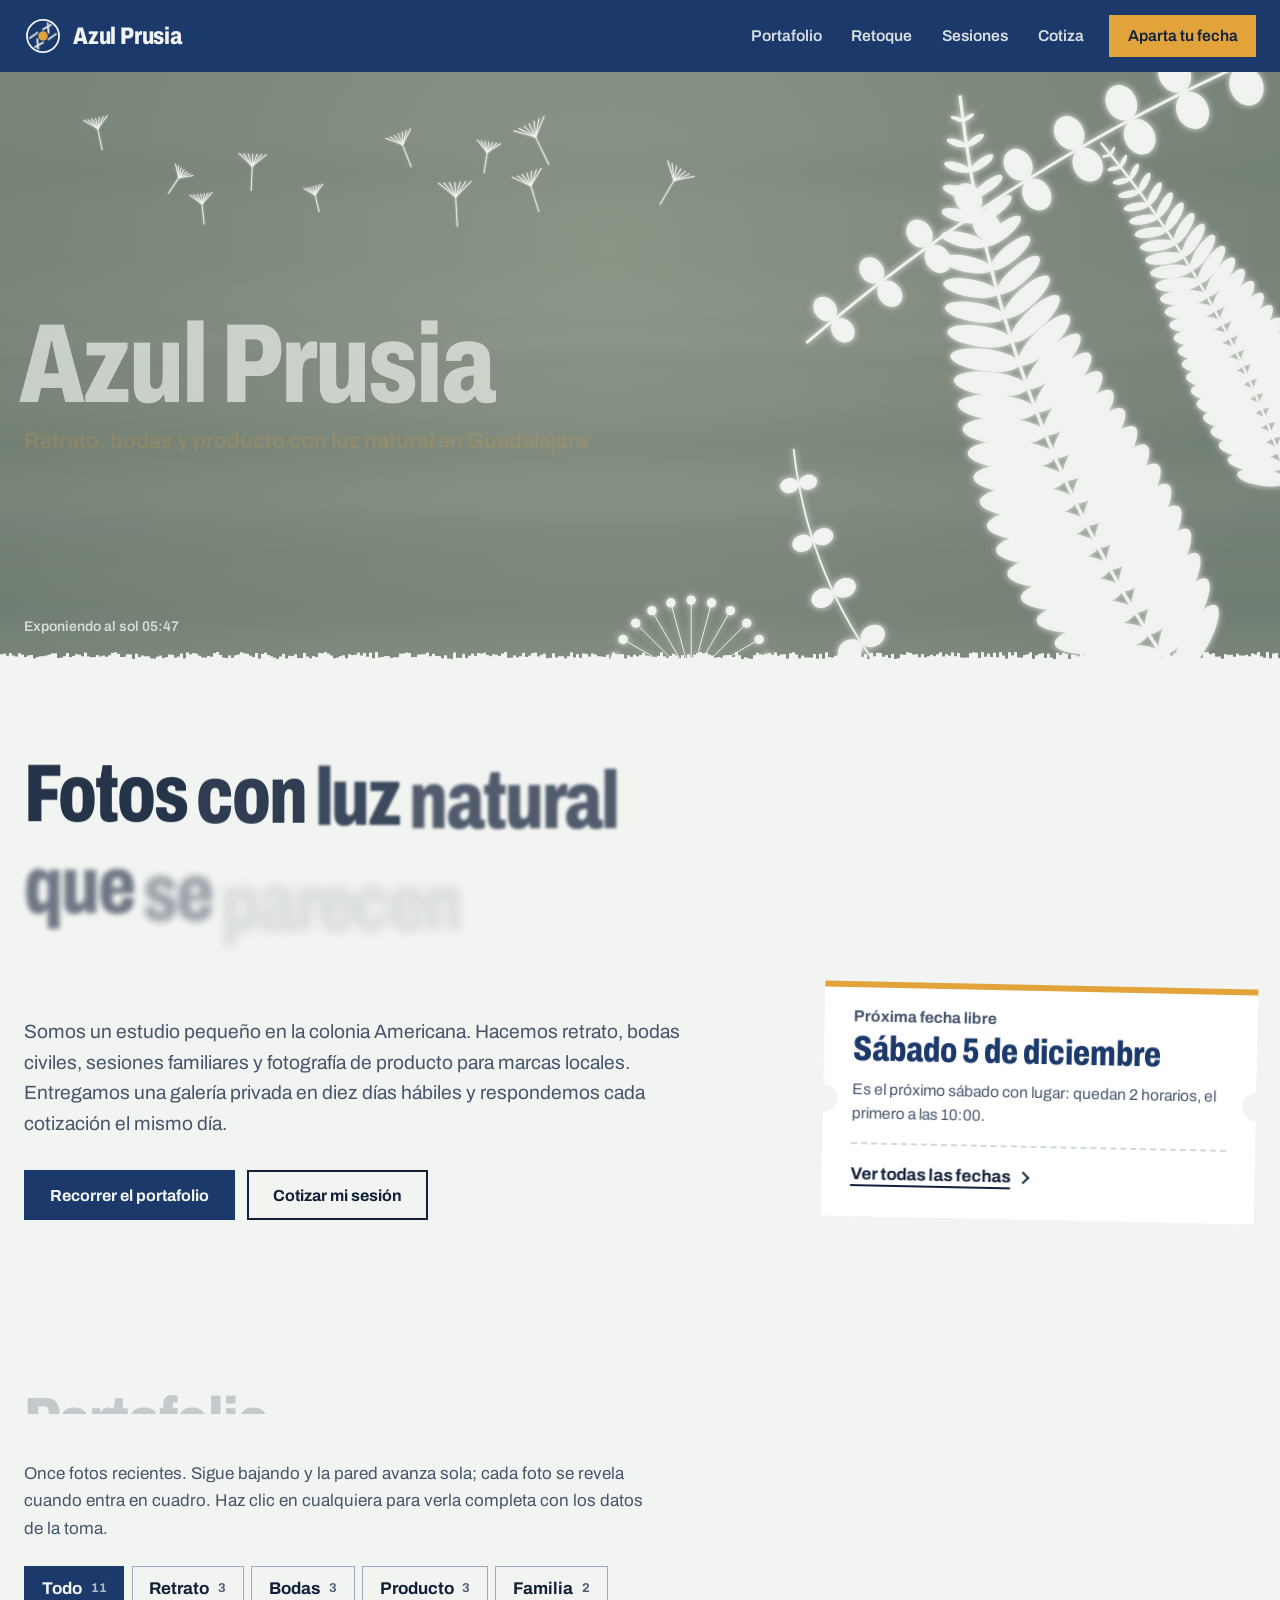
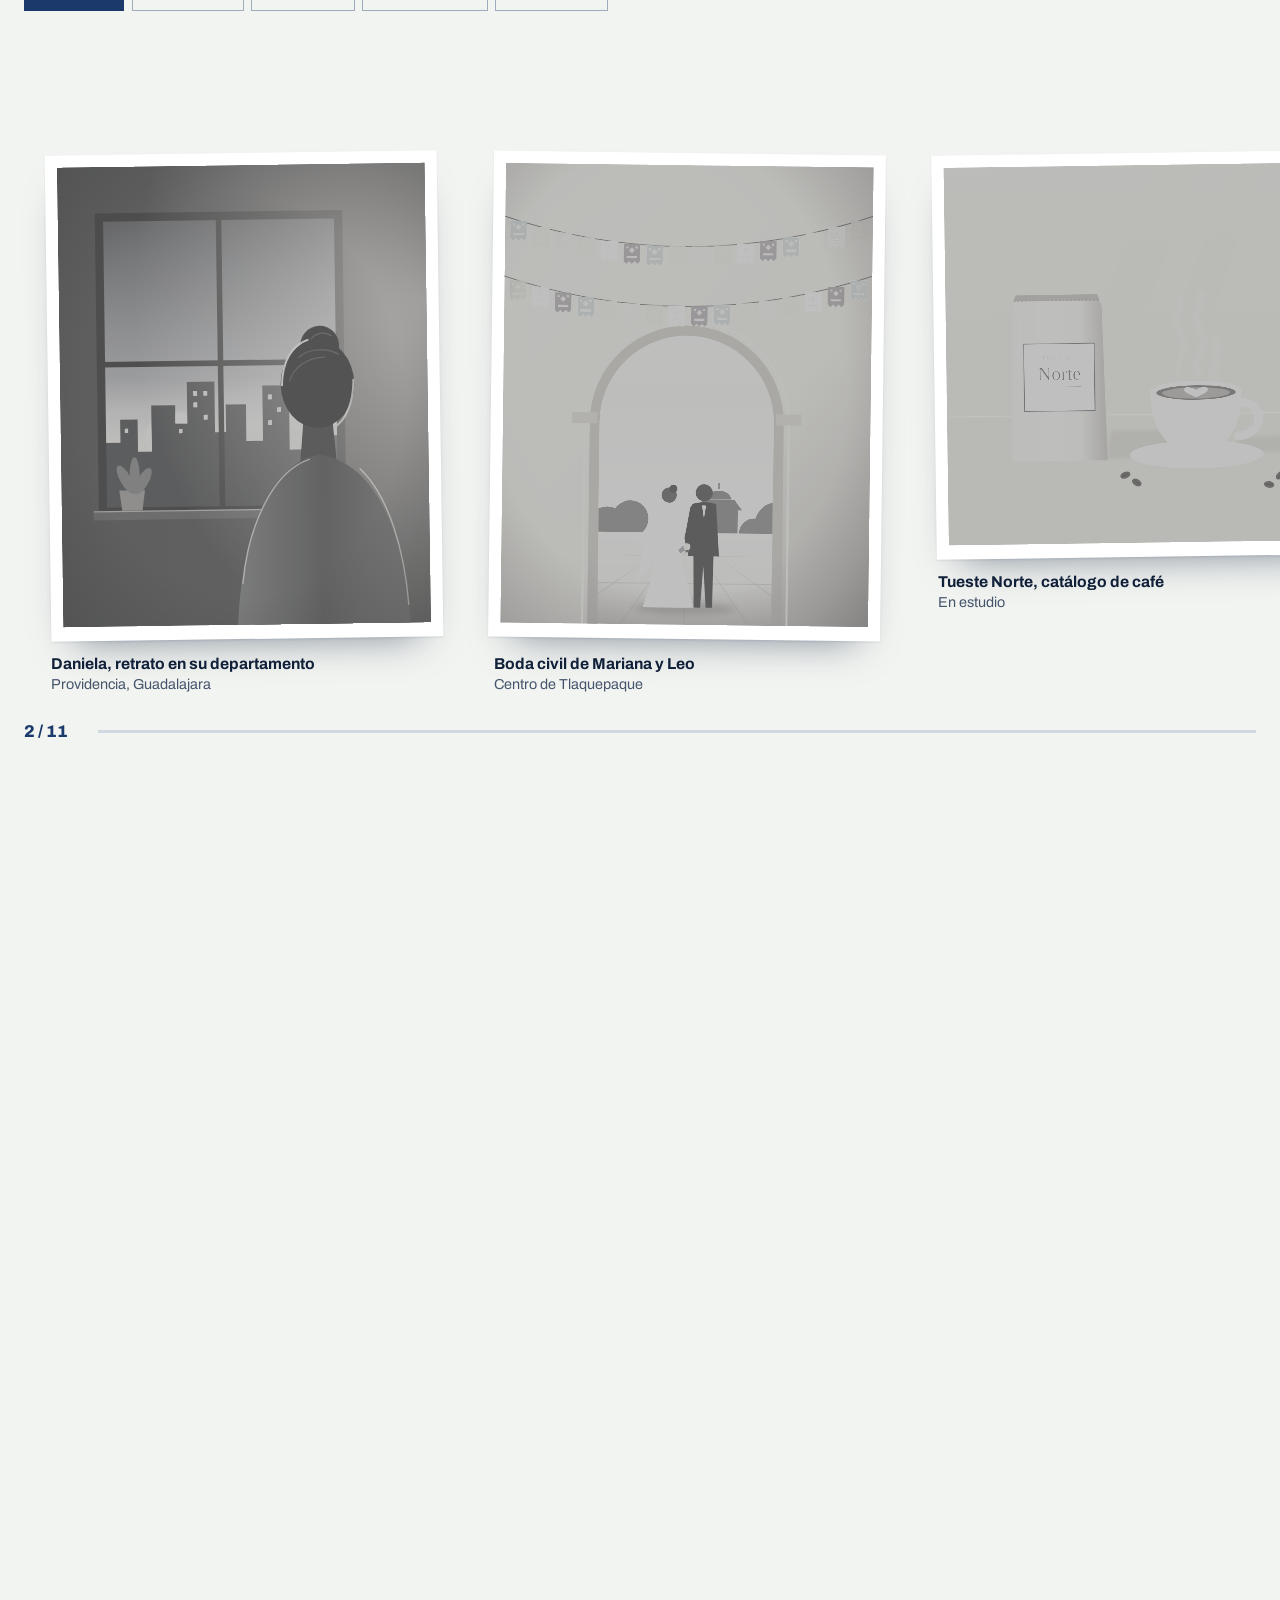
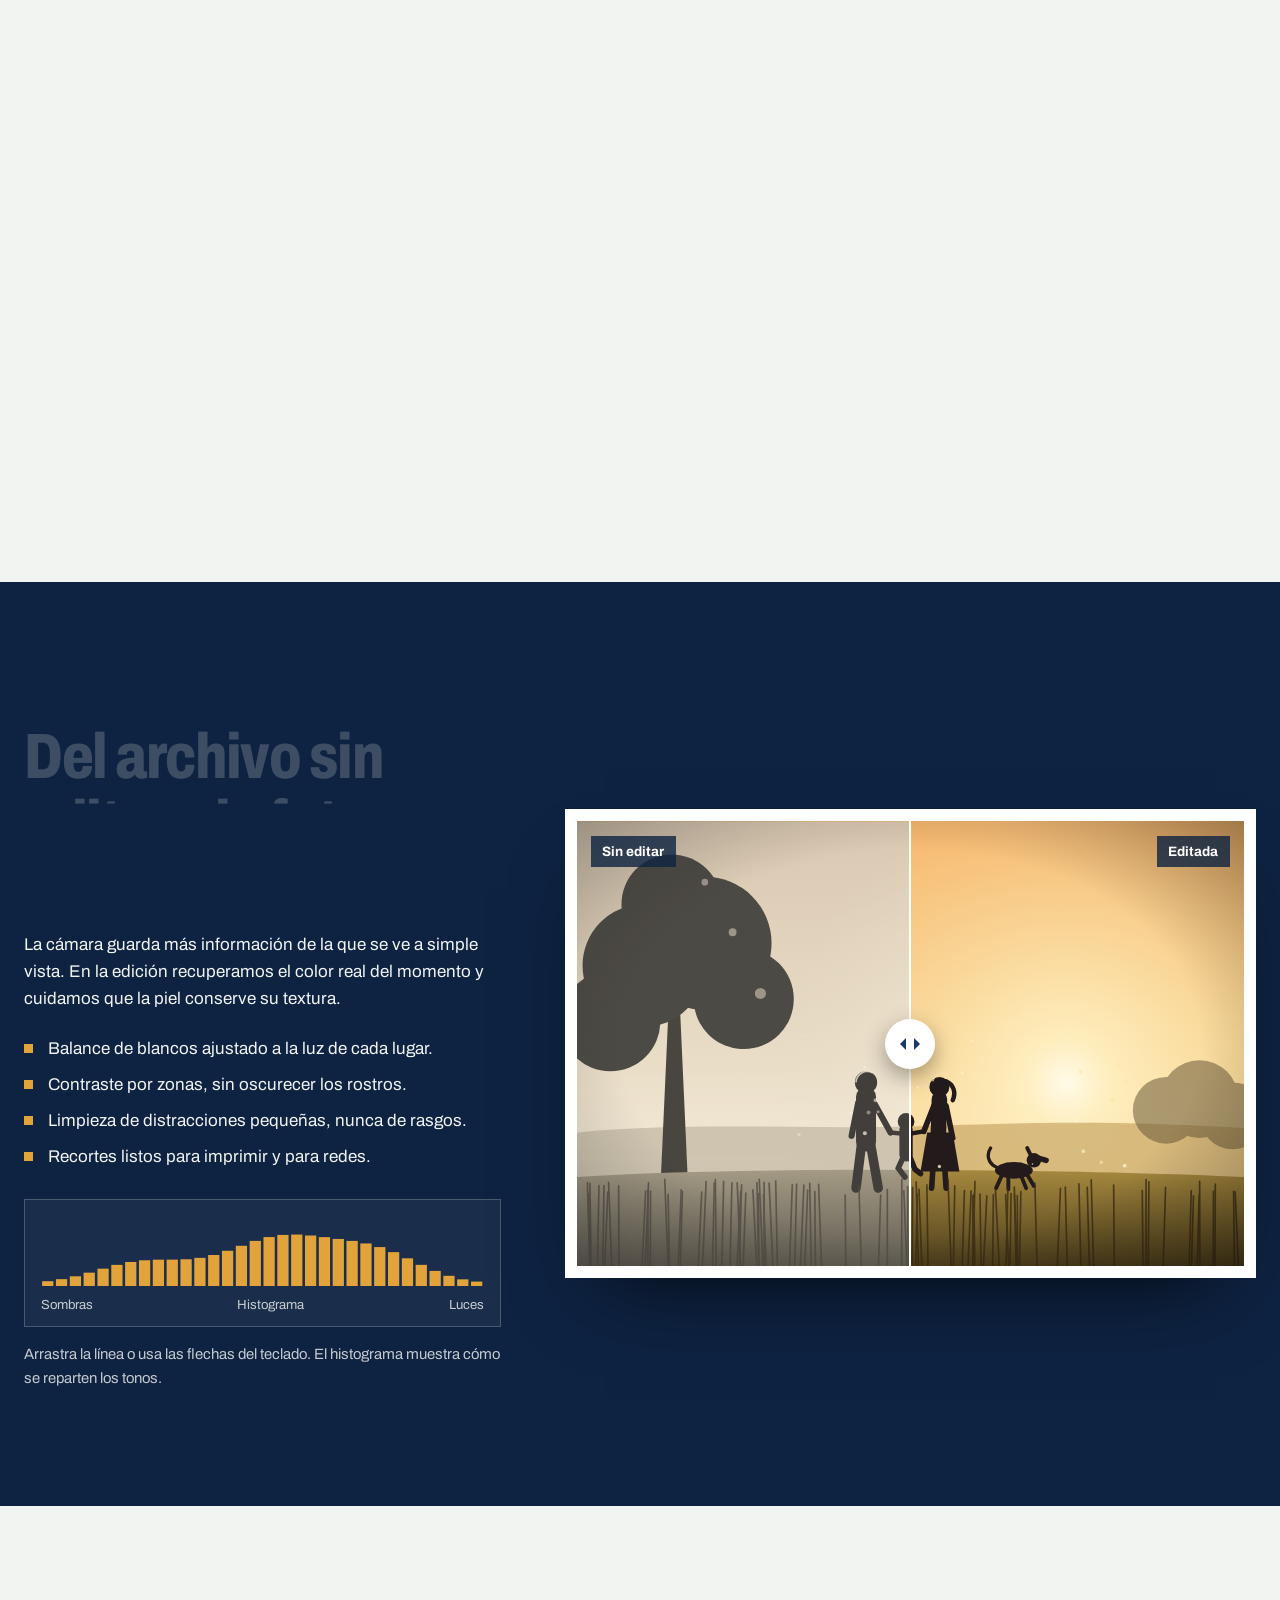
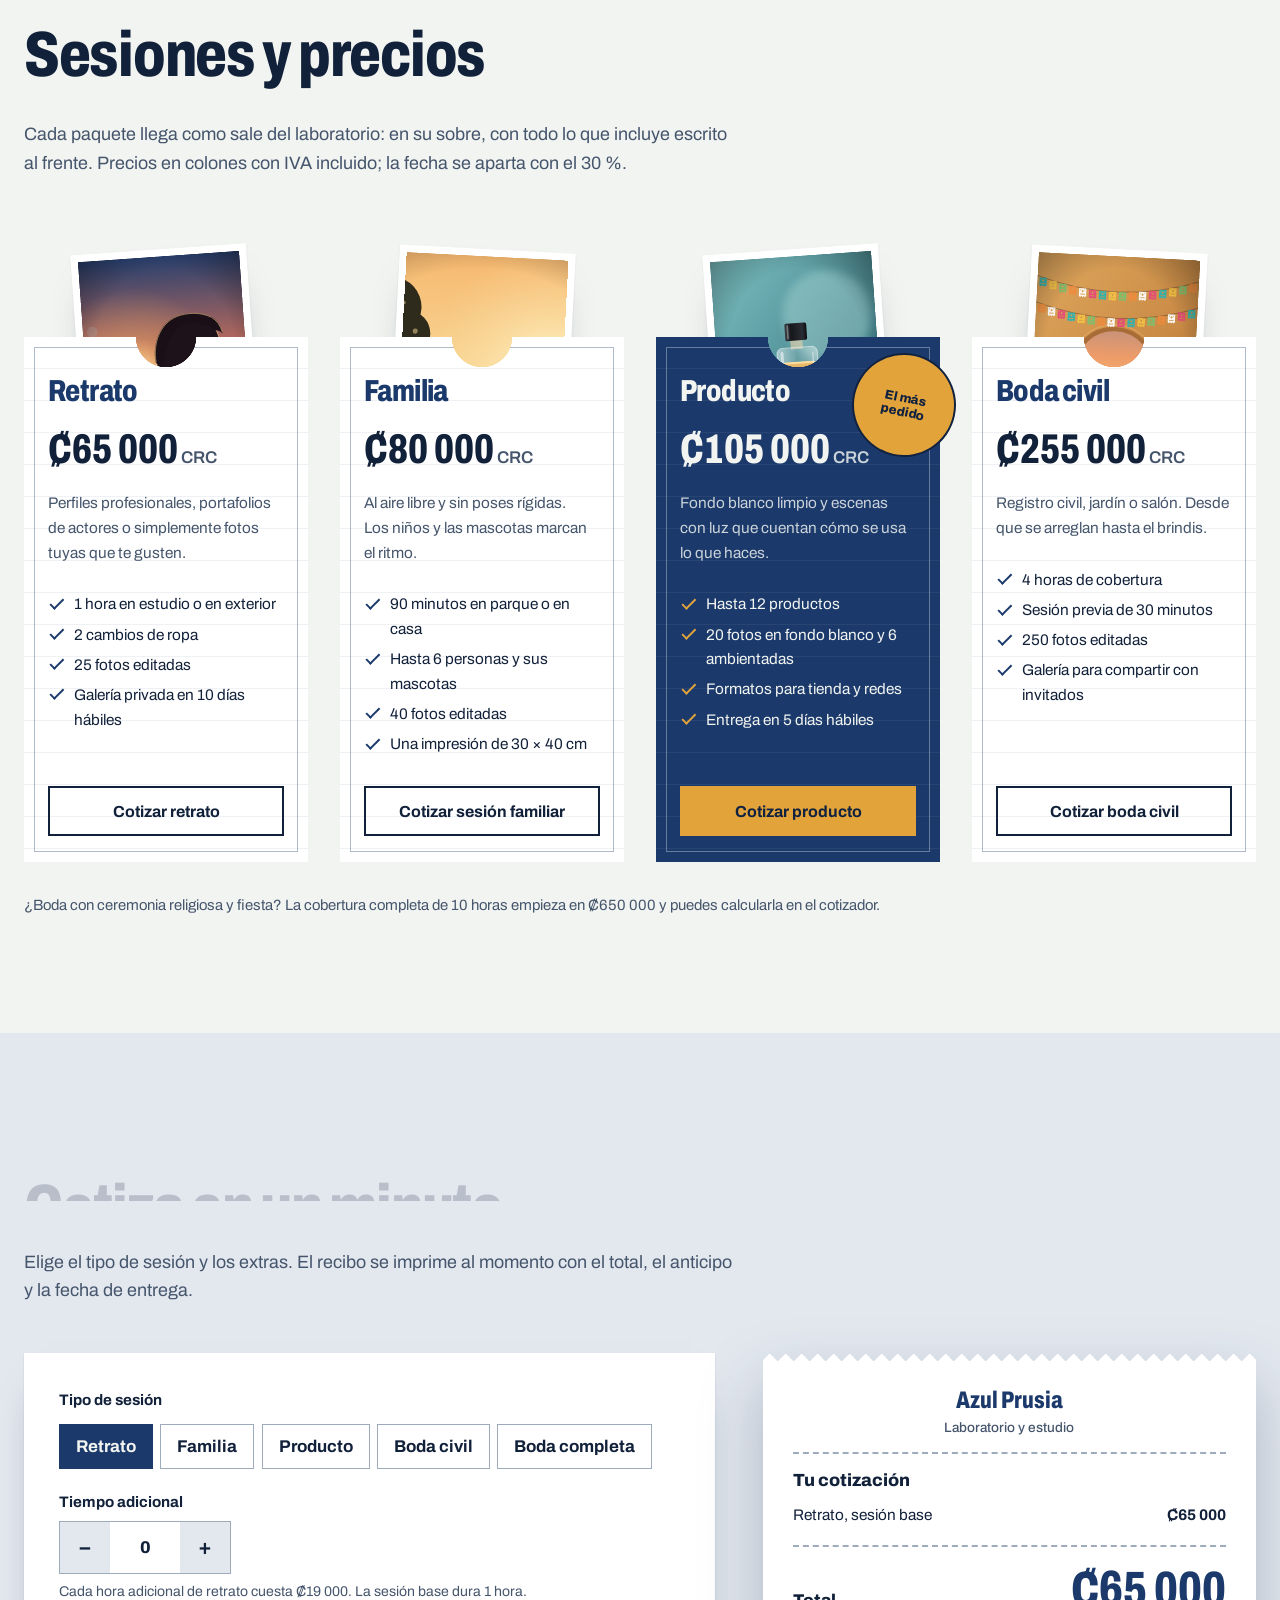
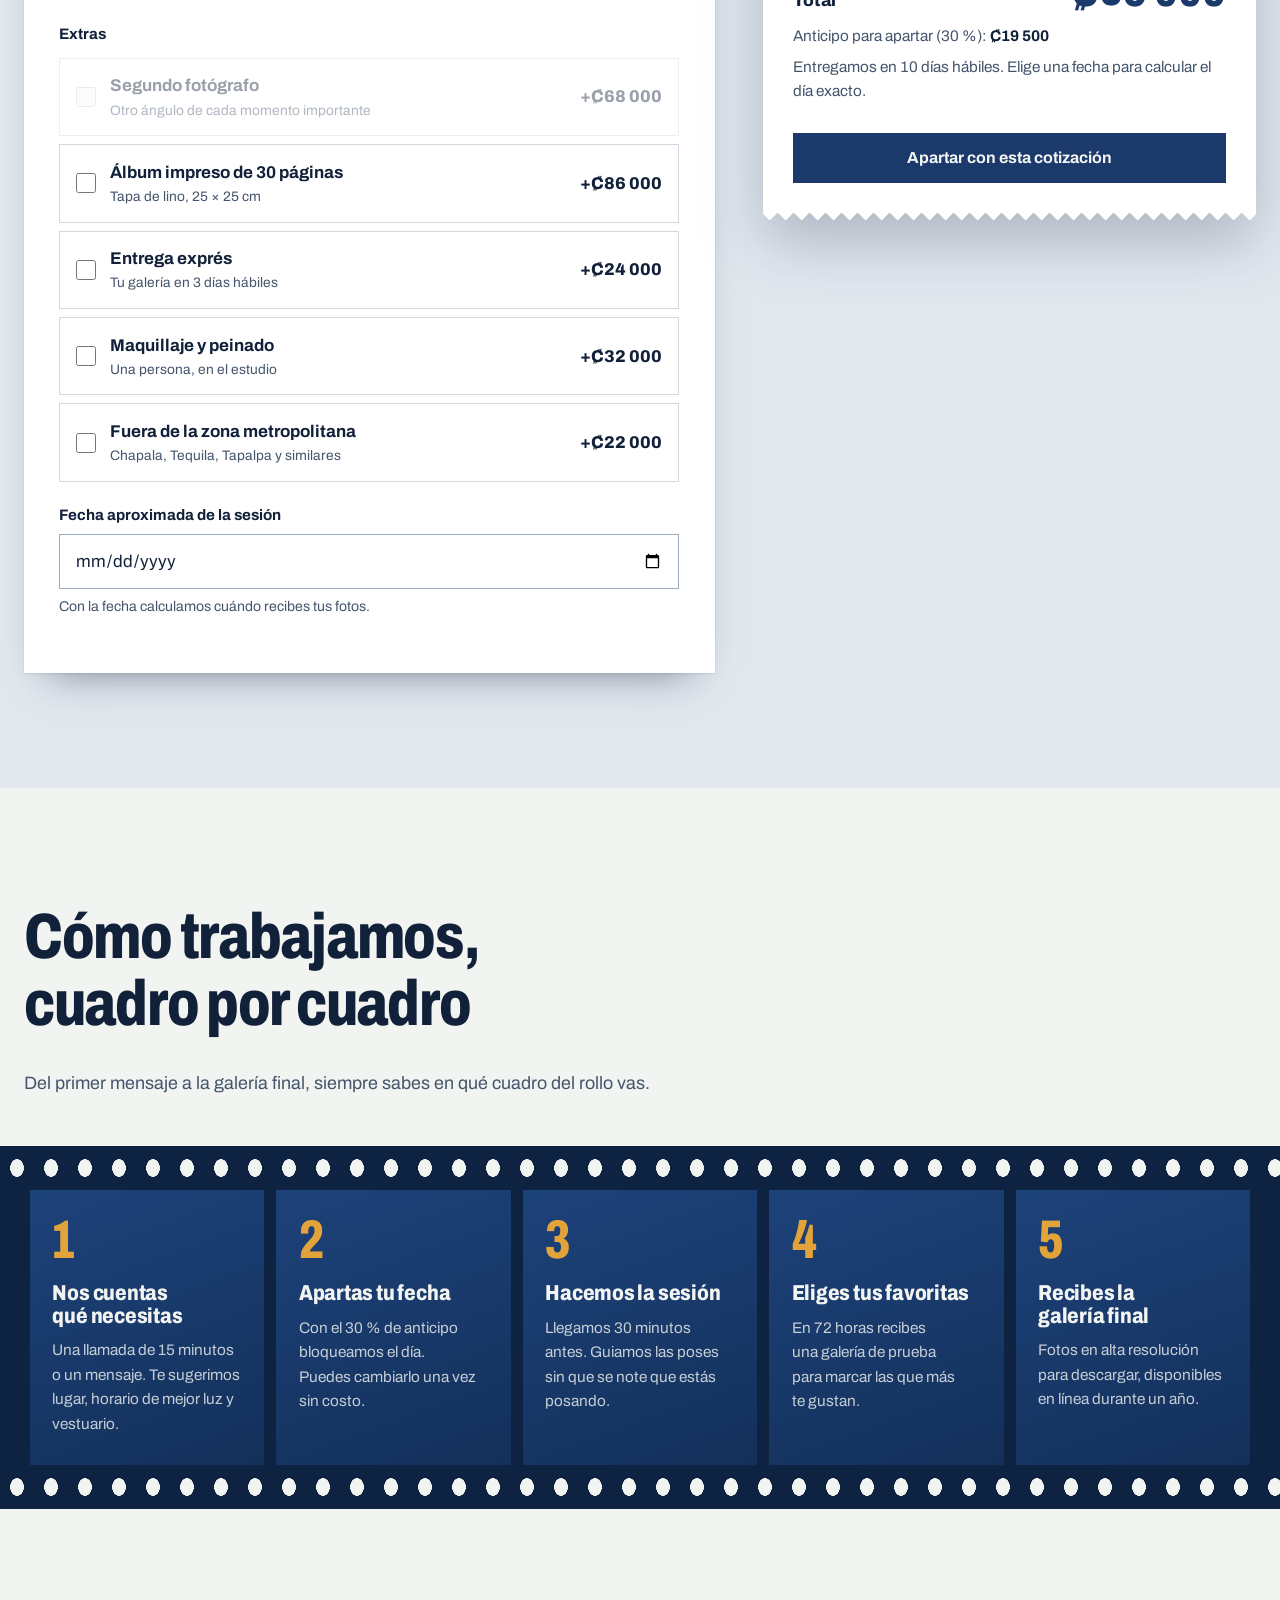
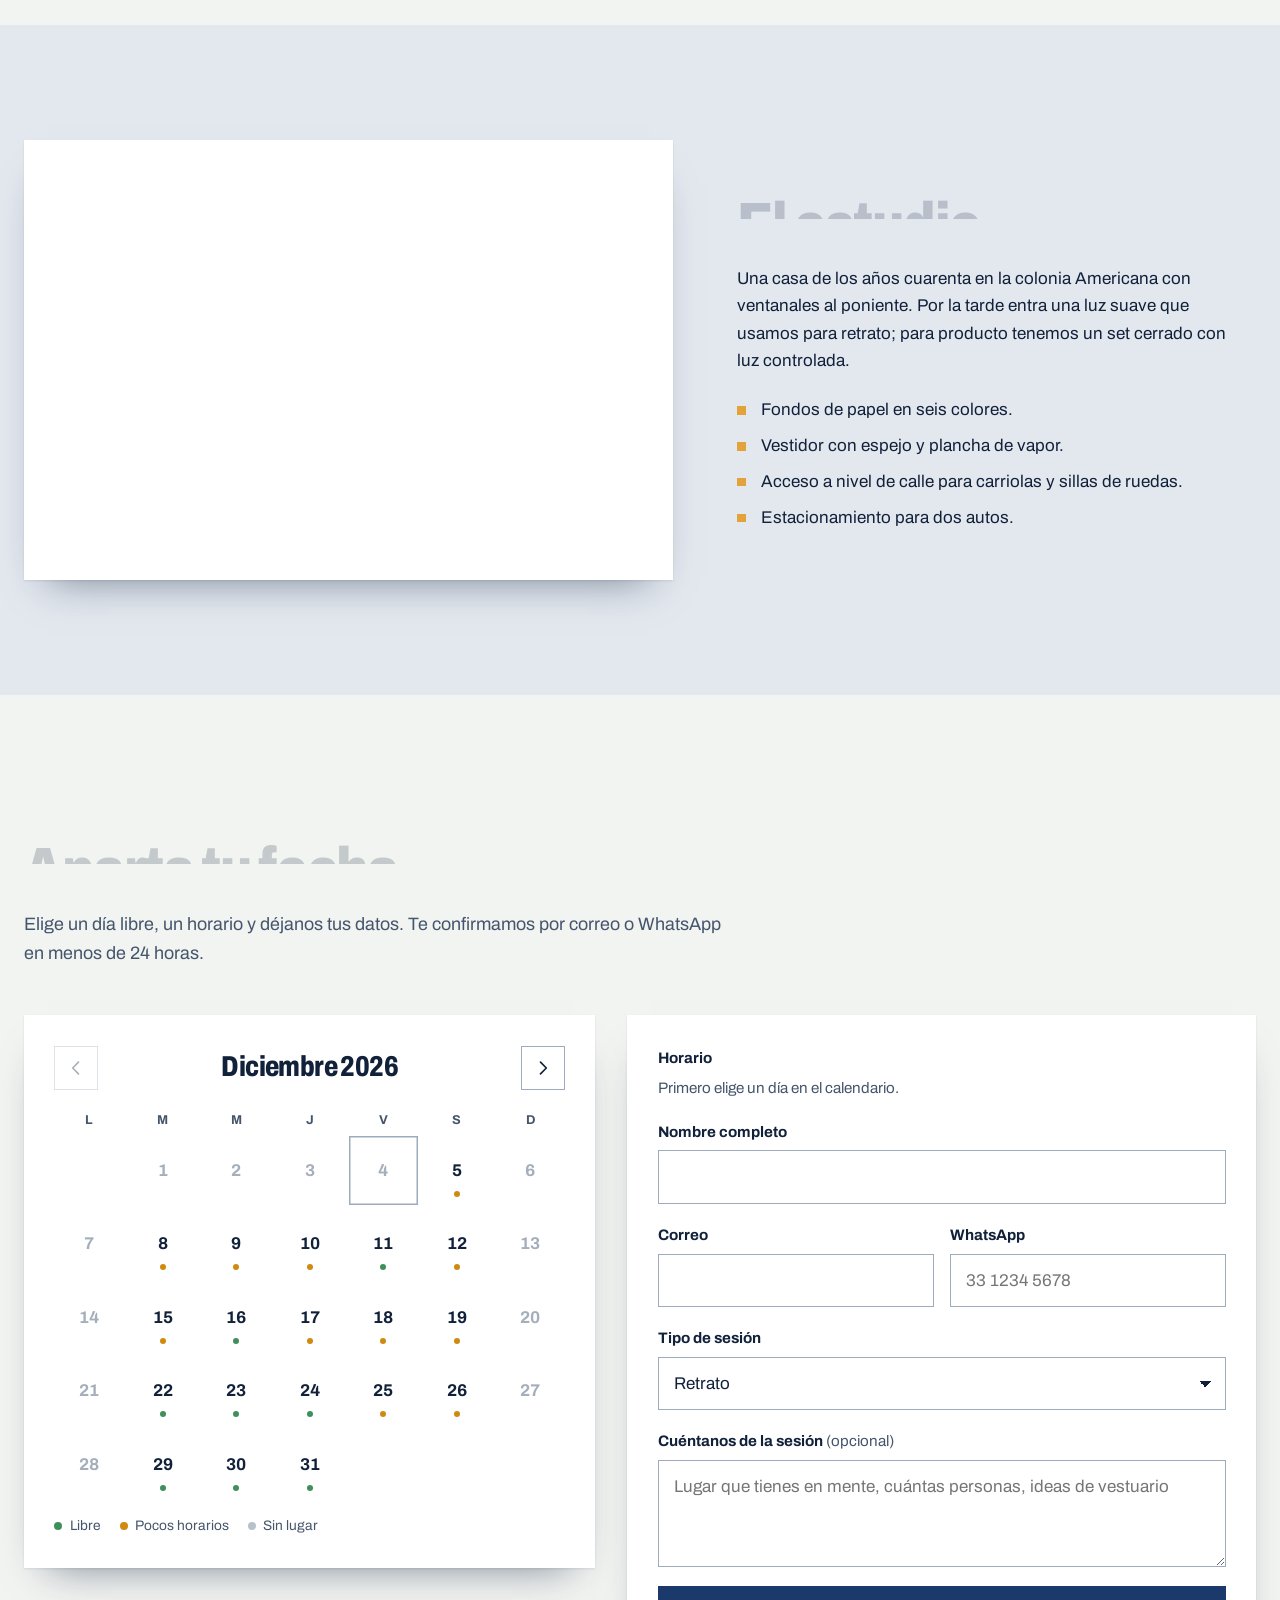
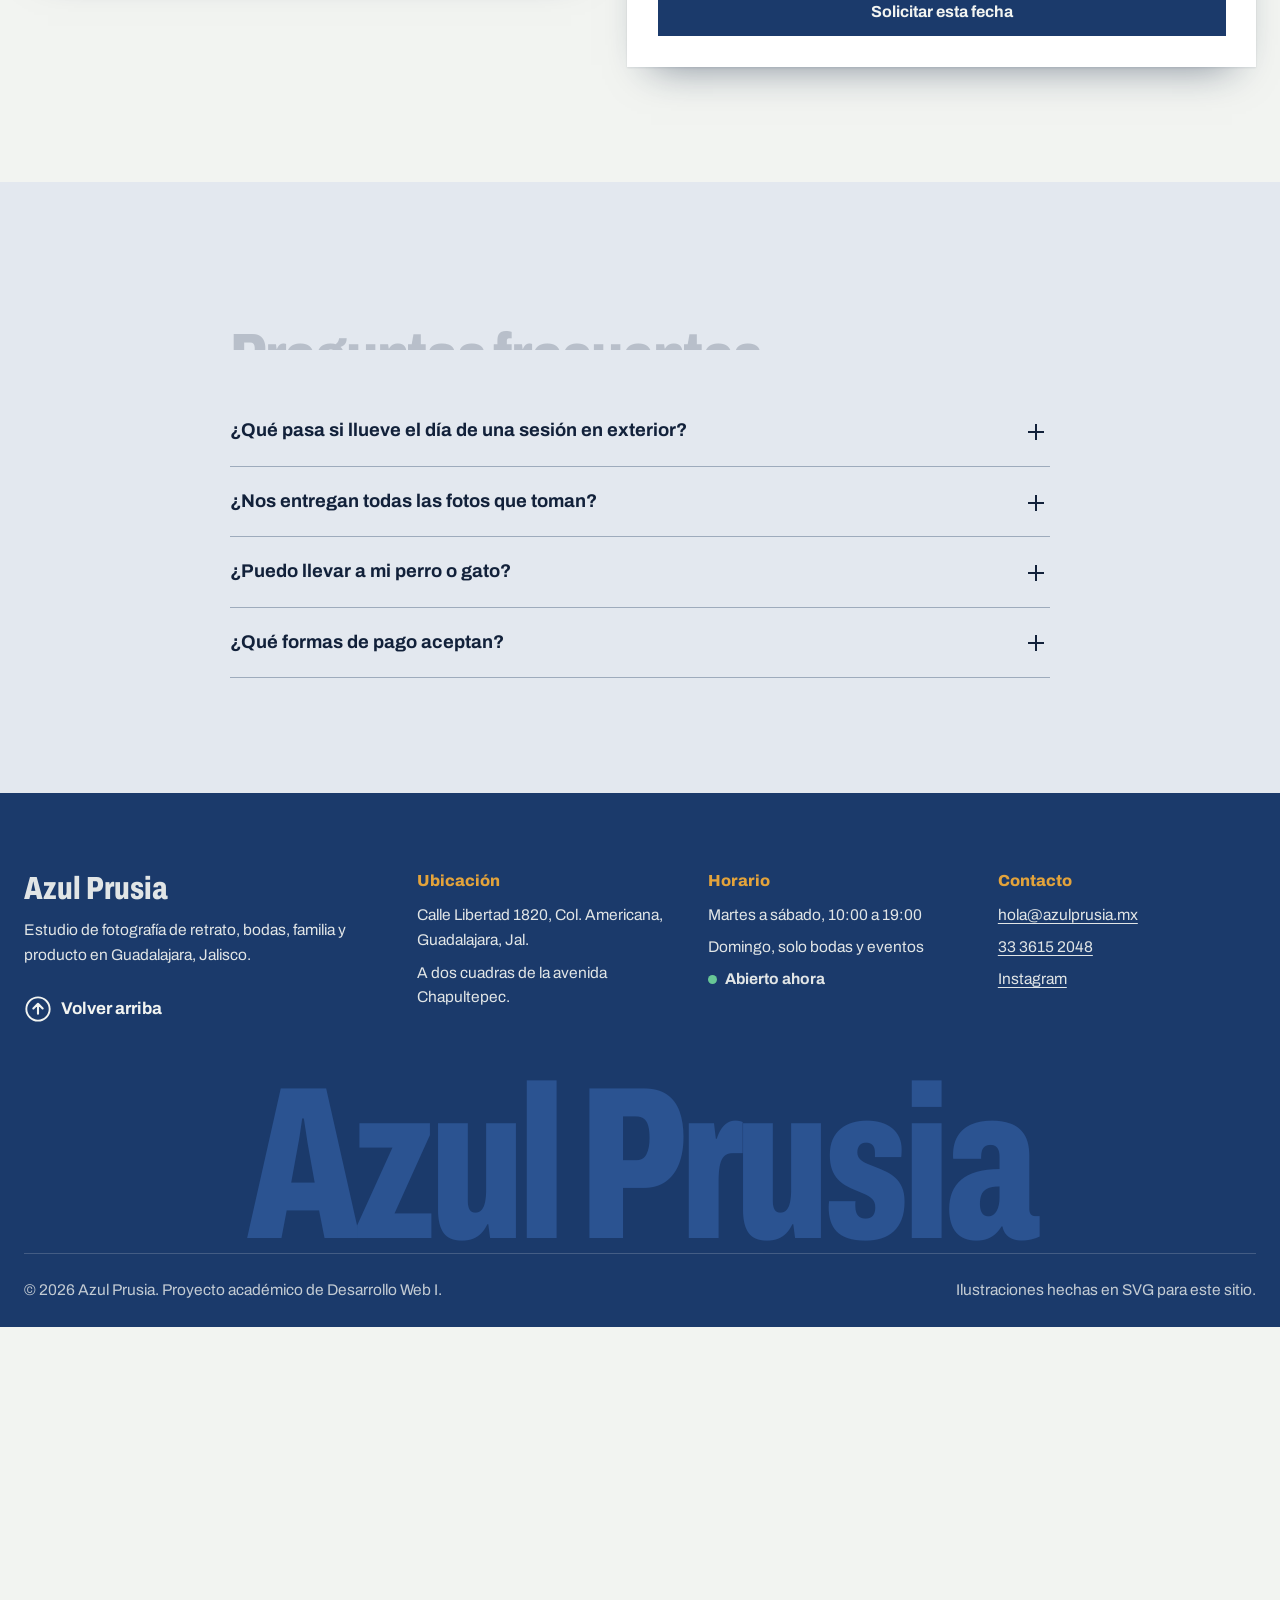
<file: cuarta pagina/index.html>
<!DOCTYPE html>
<html lang="es">
<head>
  <meta charset="UTF-8">
  <meta name="viewport" content="width=device-width, initial-scale=1.0">
  <meta http-equiv="refresh" content="0; url=public/index.html">
  <title>Azul Prusia</title>
  <link rel="icon" href="img/icono.svg" type="image/svg+xml">
</head>
<body>
  <p><a href="public/index.html">Ir a Azul Prusia</a></p>
</body>
</html>
</file>
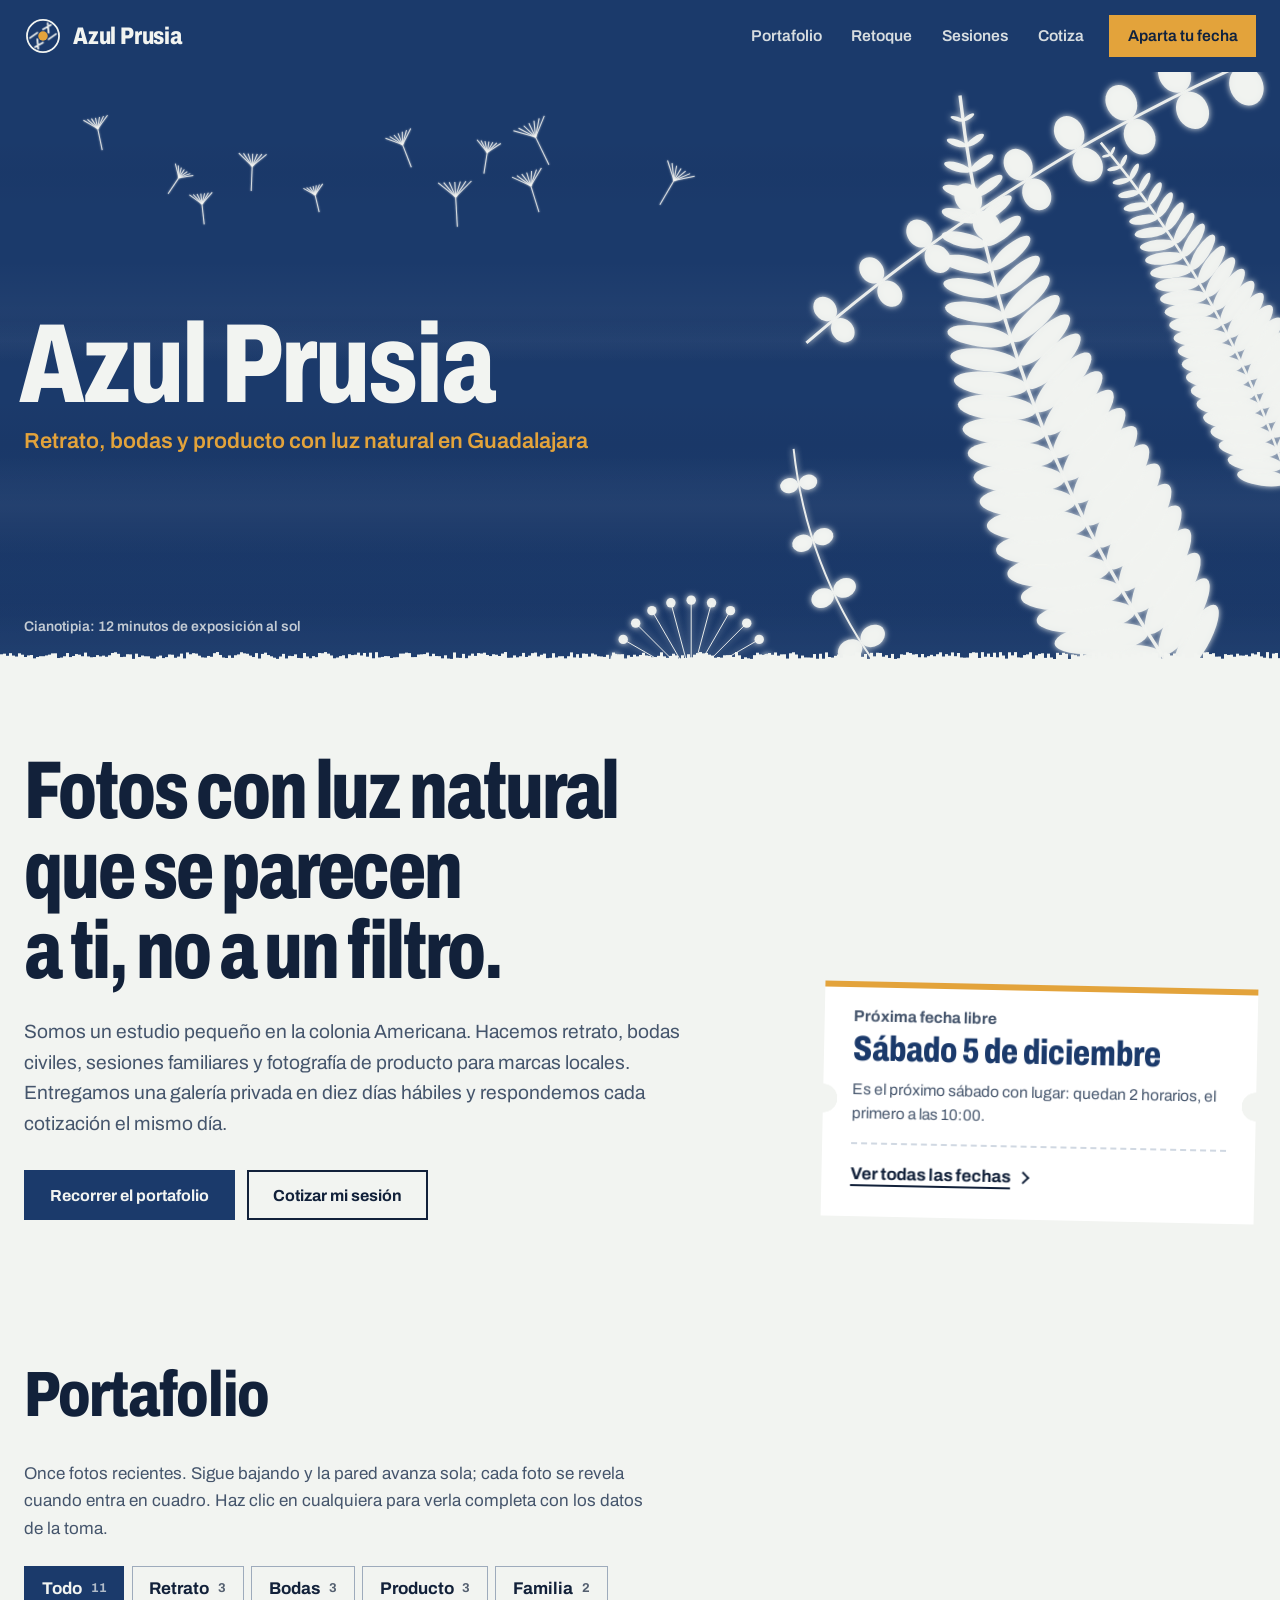
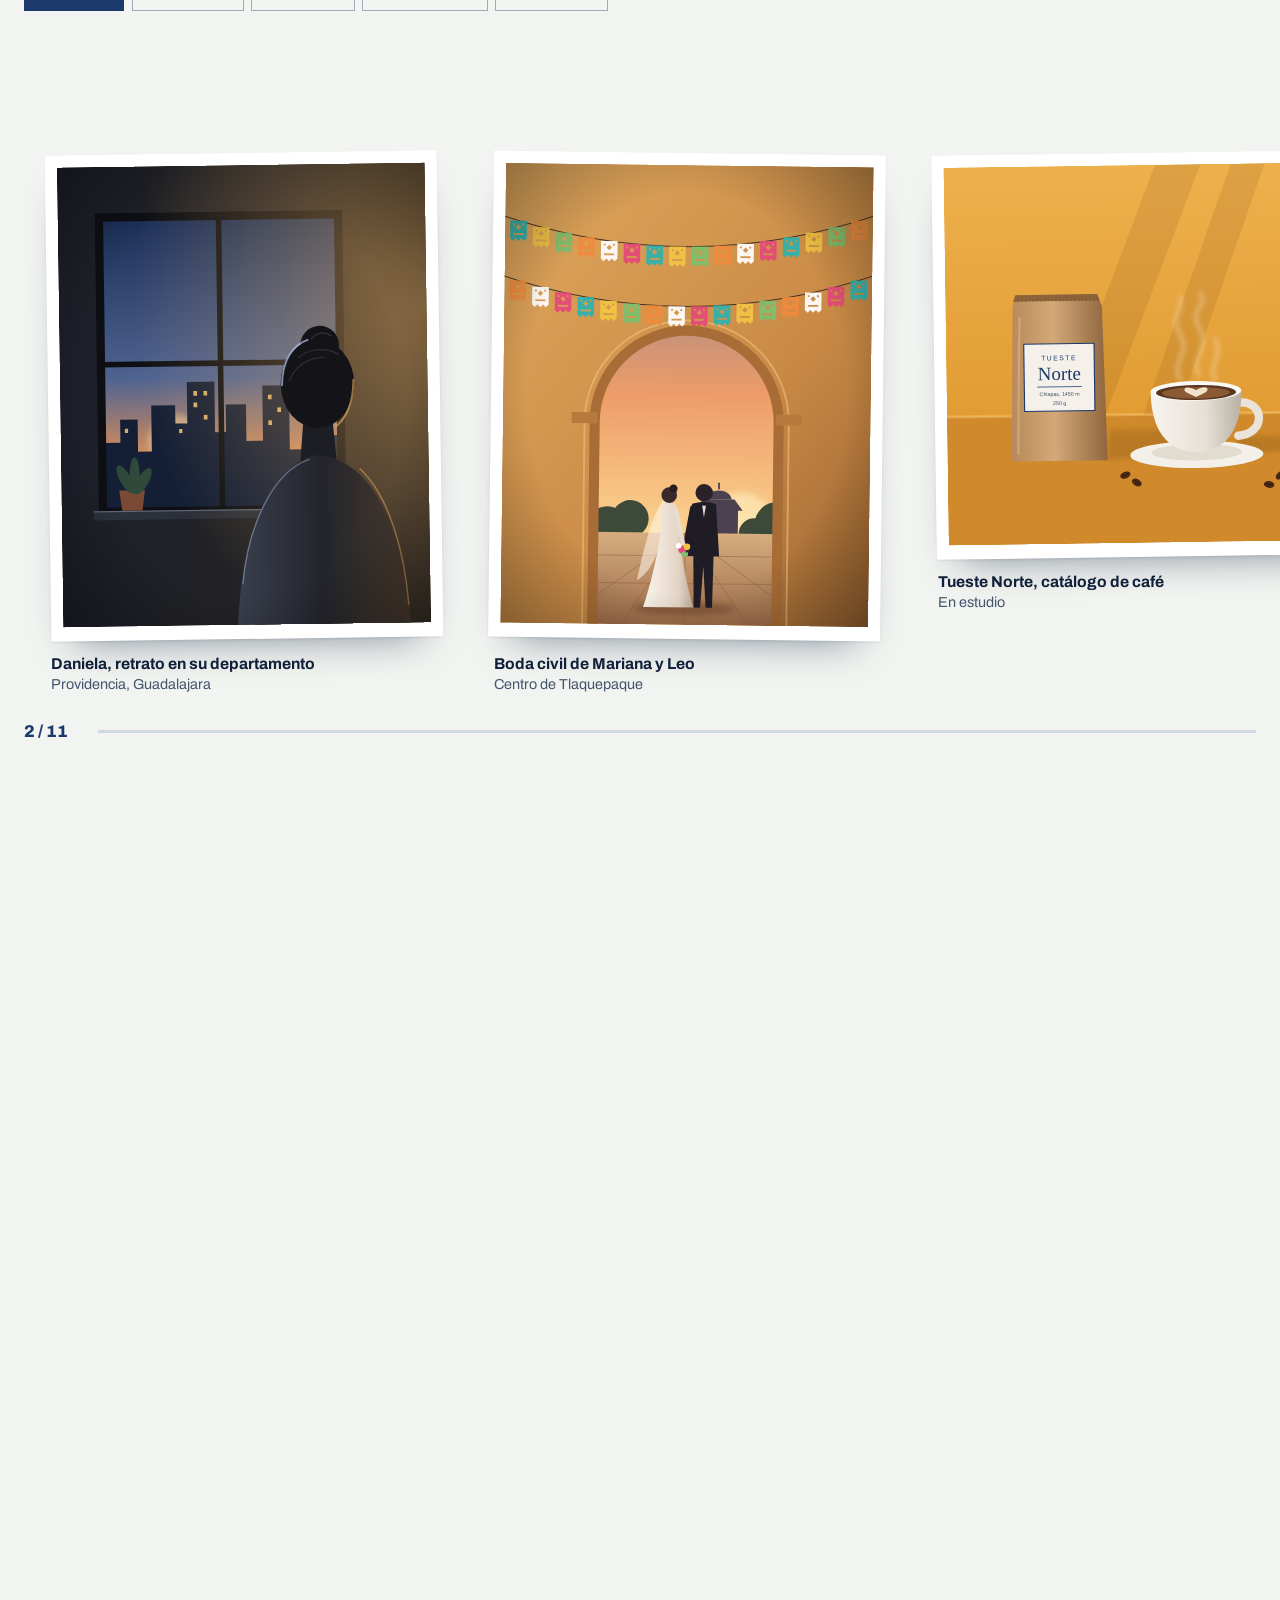
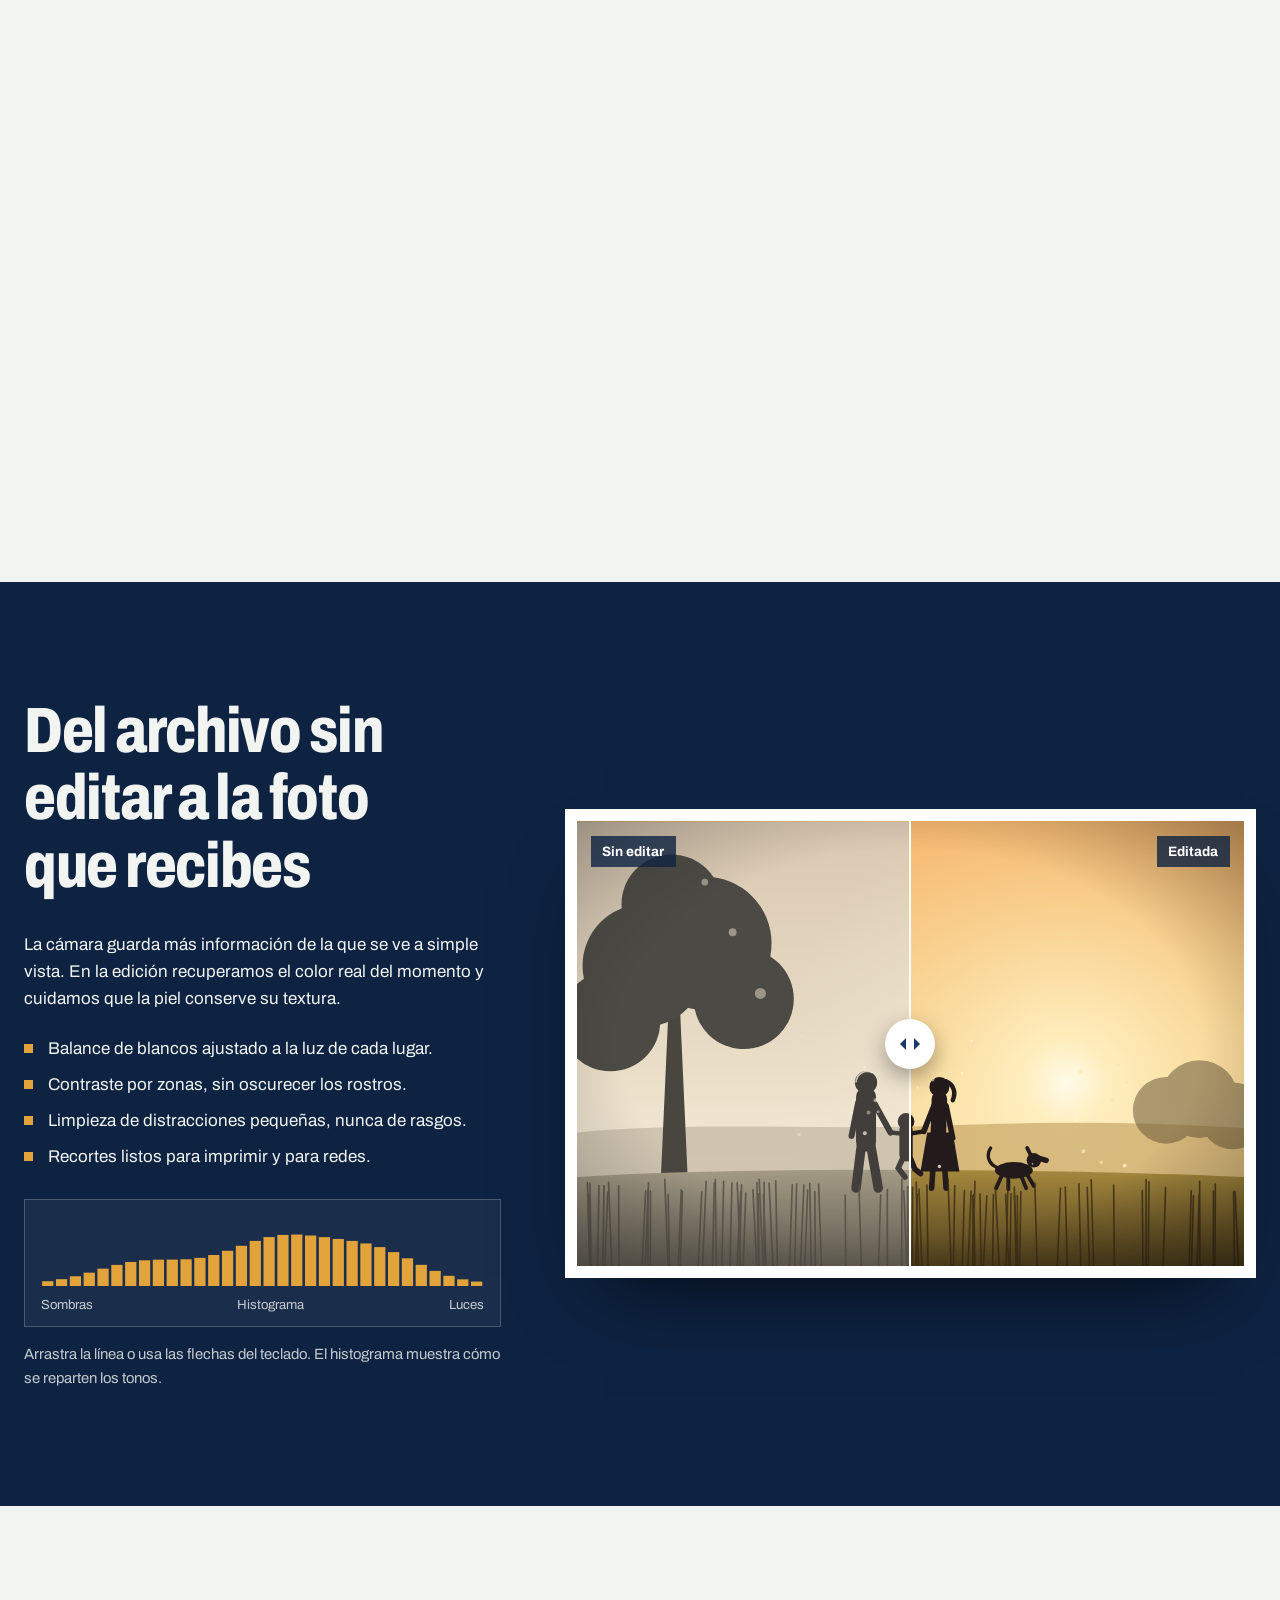
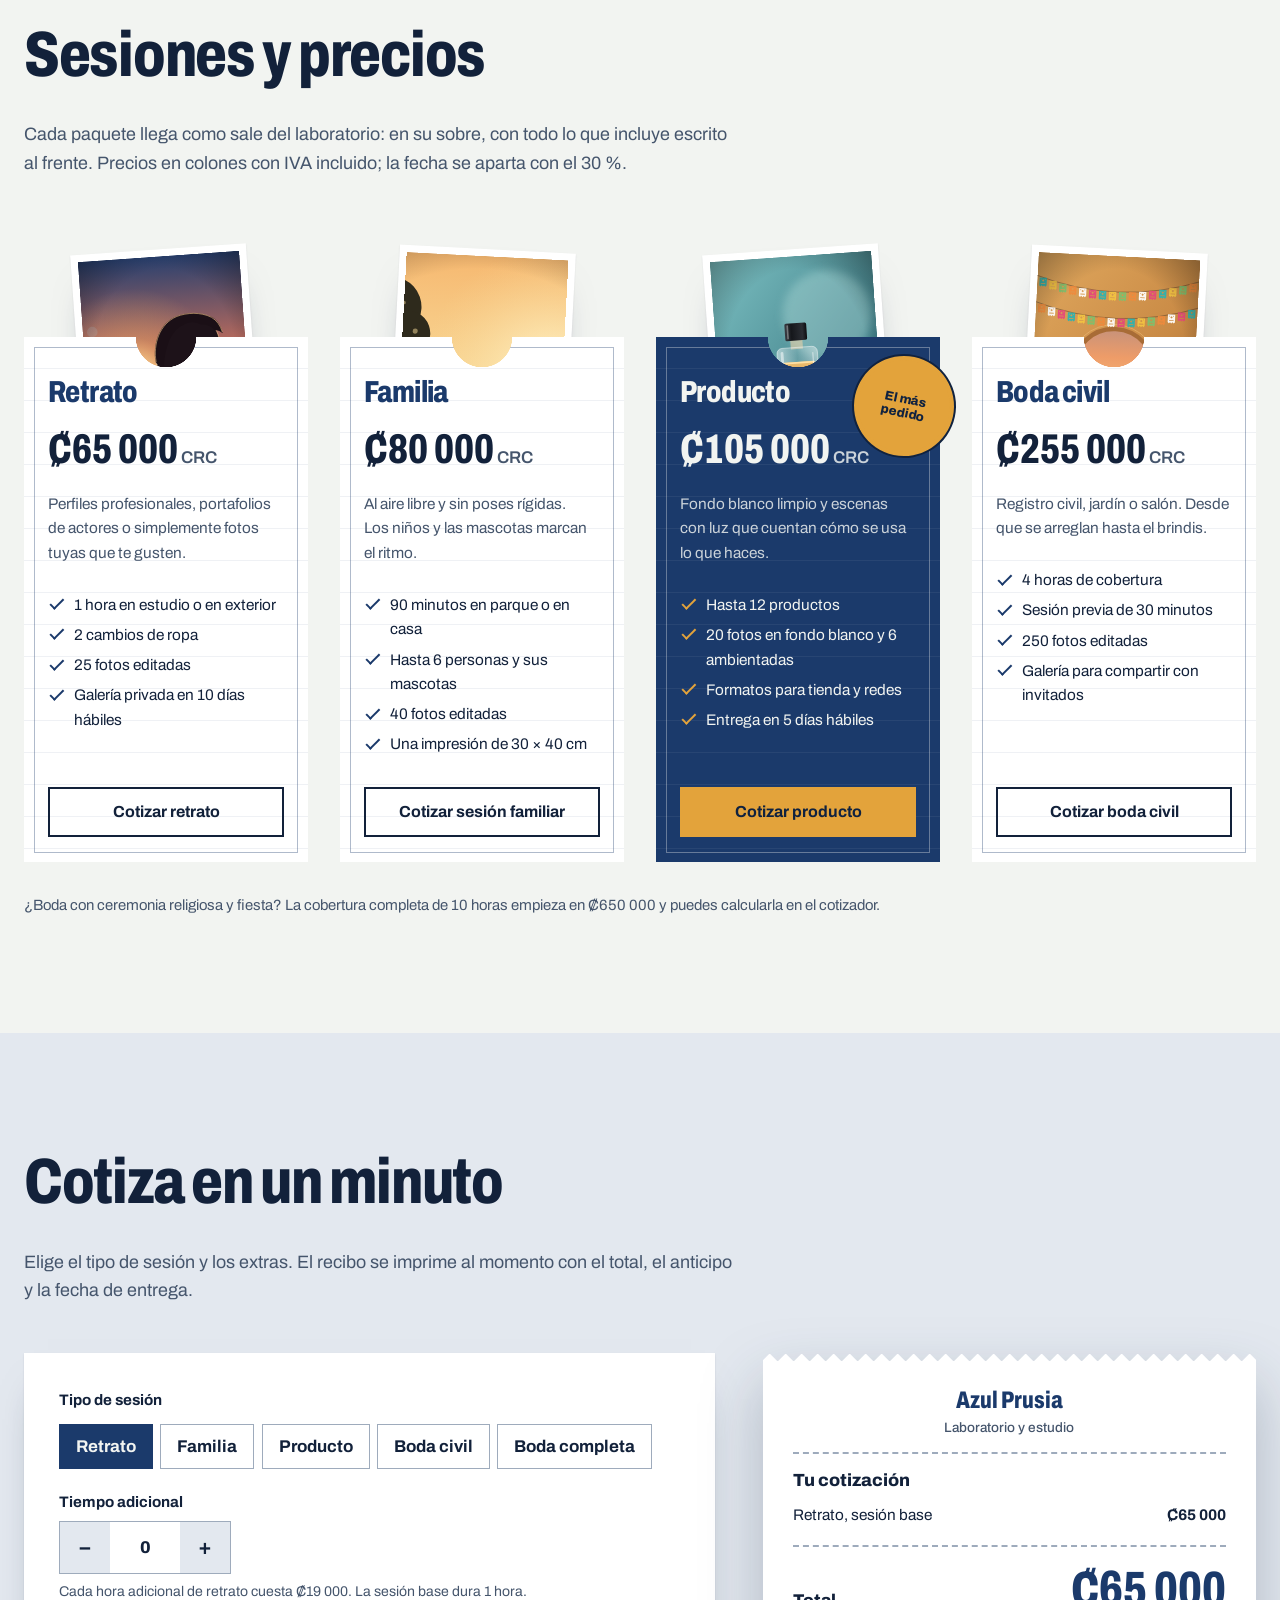
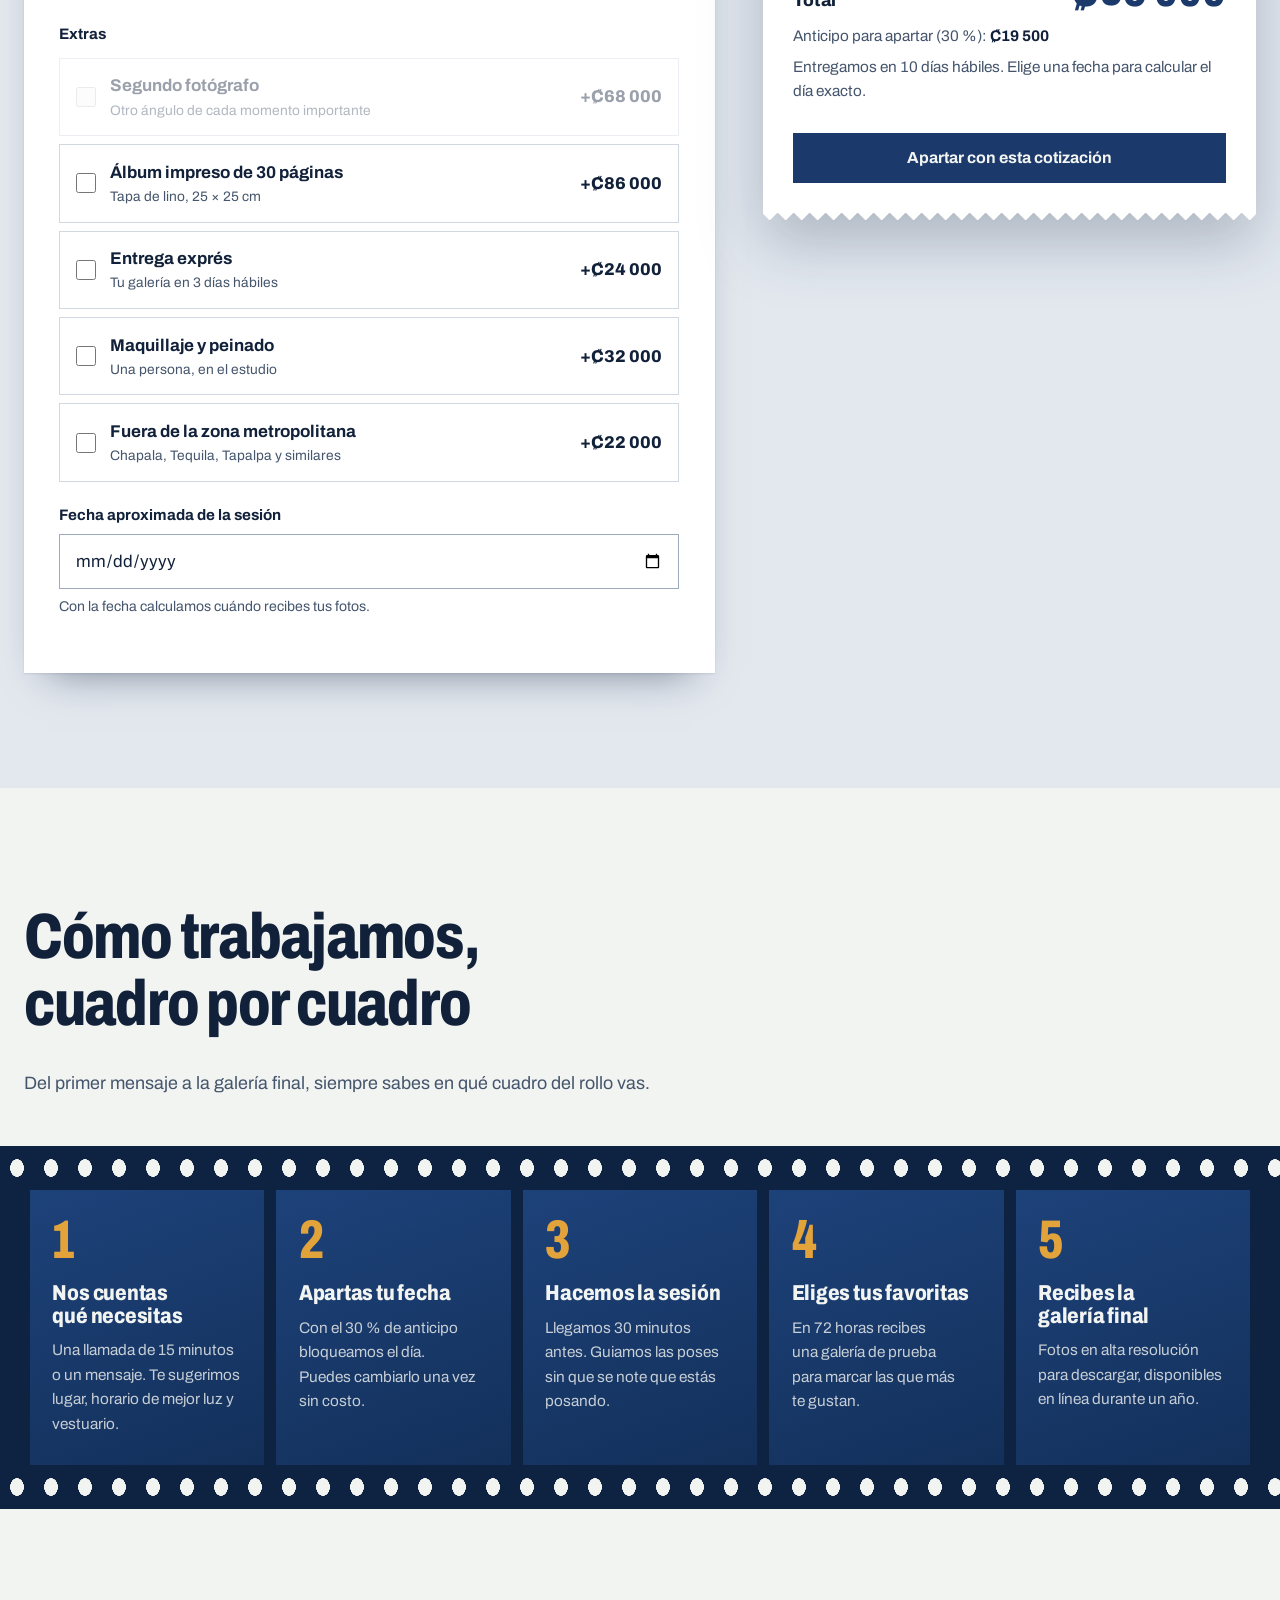
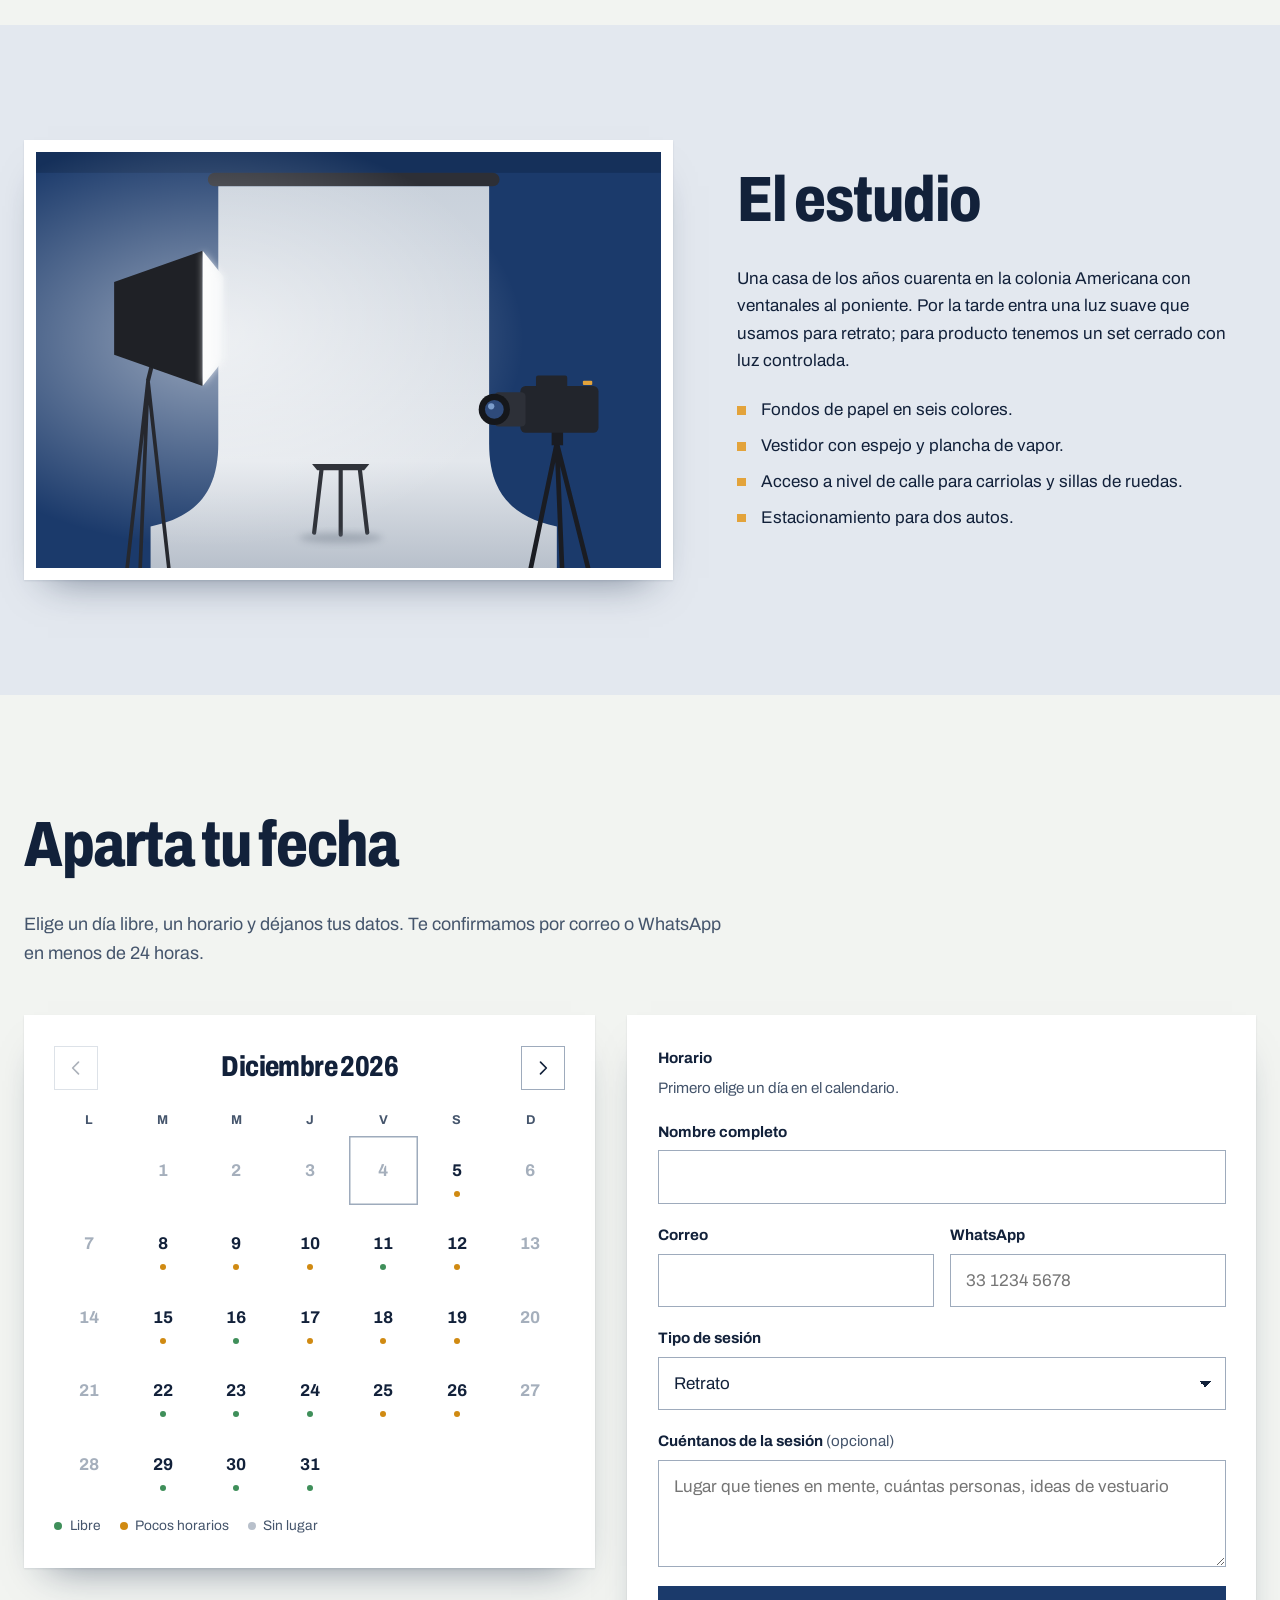
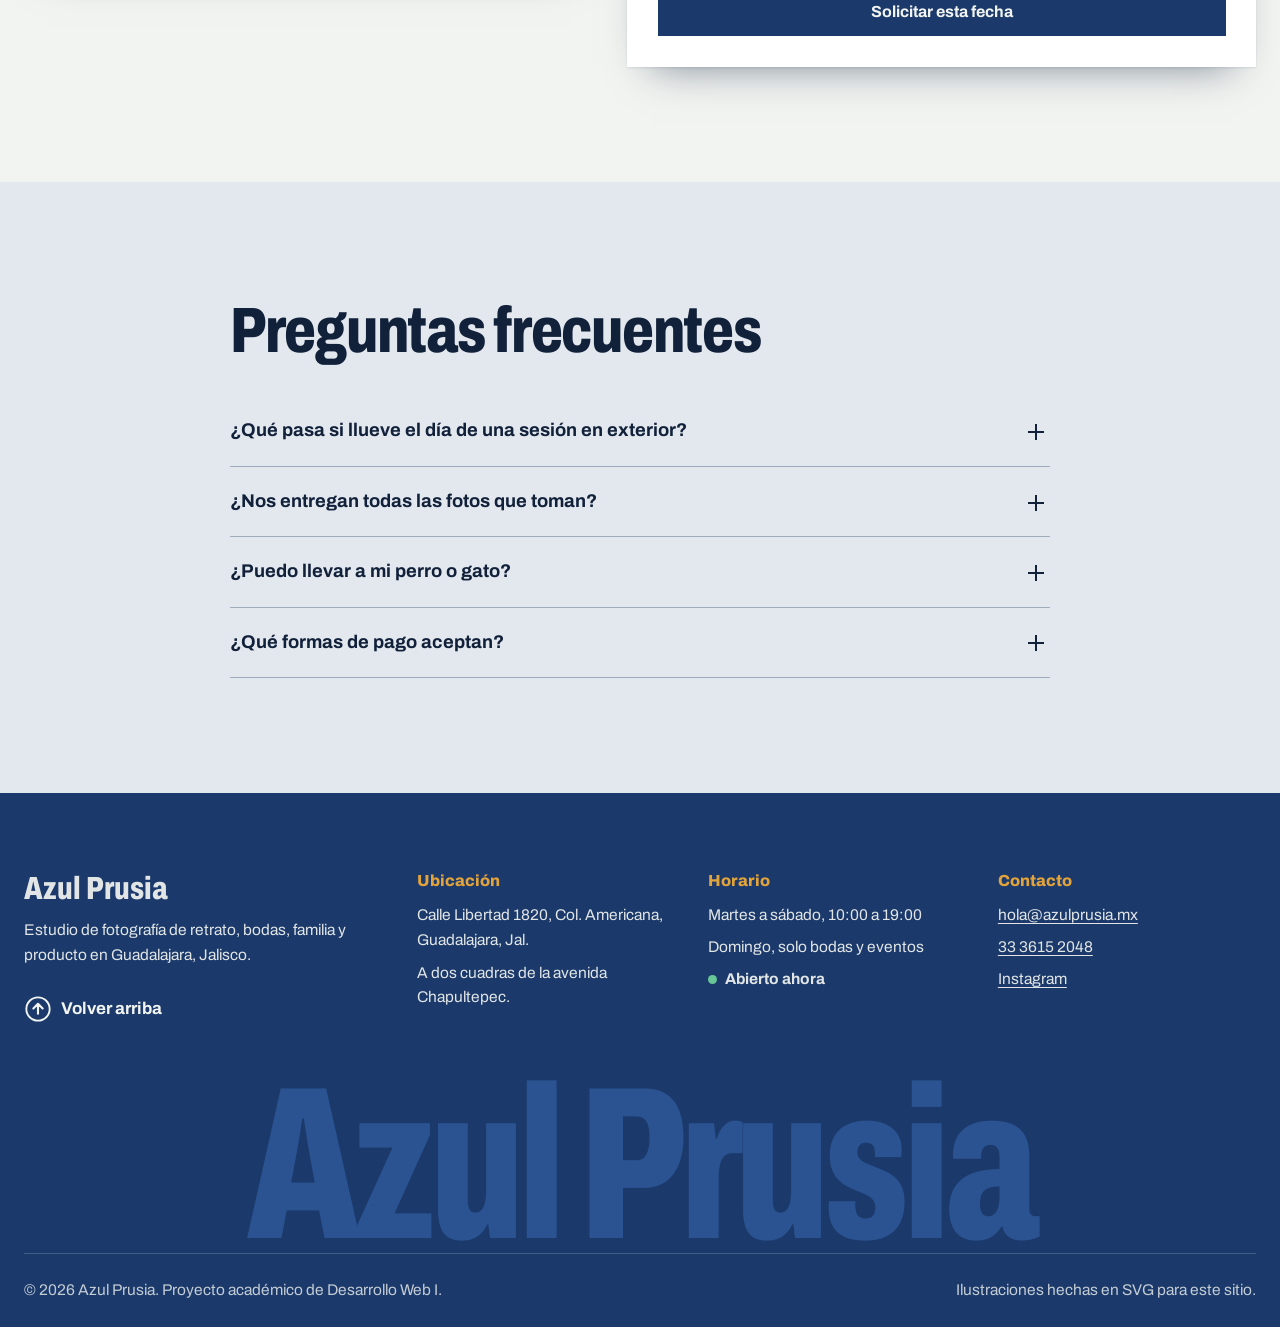
<file: cuarta pagina/public/index.html>
<!DOCTYPE html>
<html lang="es">
<head>
  <meta charset="UTF-8">
  <meta name="viewport" content="width=device-width, initial-scale=1.0">
  <title>Azul Prusia | Estudio de fotografía en Guadalajara</title>
  <meta name="description" content="Fotografía de retrato, bodas, familia y producto en la colonia Americana de Guadalajara. Recorre el portafolio, cotiza en línea y aparta tu fecha.">
  <meta name="theme-color" content="#1B3A6B">
  <link rel="icon" href="../img/icono.svg" type="image/svg+xml">
  <link rel="preconnect" href="https://fonts.googleapis.com">
  <link rel="preconnect" href="https://fonts.gstatic.com" crossorigin>
  <link href="https://fonts.googleapis.com/css2?family=Archivo:ital,wdth,wght@0,62..125,300..900;1,62..125,300..900&display=swap" rel="stylesheet">
  <link rel="stylesheet" href="../css/estilos.css">
  <script src="../js/pagina4.js" defer></script>
</head>
<body class="pagina-foto">
  <a class="saltar" href="#contenido">Saltar al contenido</a>

  <header class="cabecera" id="inicio">
    <div class="barra" id="barra">
      <div class="barra__fila">
        <a class="marca" href="#inicio" aria-label="Azul Prusia, inicio">
          <svg class="marca__icono" viewBox="0 0 64 64" aria-hidden="true">
            <circle cx="32" cy="32" r="27" fill="none" stroke="currentColor" stroke-width="3"/>
            <g class="marca__hojas">
              <path d="M32 21 45.5 13.2M41.5 26.5 40 10.4M41.5 37.5 54 28.6M32 43 18.5 50.8M22.5 37.5 24 53.6M22.5 26.5 10 35.4" stroke="currentColor" stroke-width="3" stroke-linecap="round"/>
            </g>
            <circle cx="32" cy="32" r="8" fill="var(--color-3)"/>
          </svg>
          <span class="marca__texto">Azul Prusia</span>
        </a>

        <button class="menu-boton" id="menuBoton" type="button" aria-expanded="false" aria-controls="menu" aria-label="Abrir menú">
          <span></span><span></span><span></span>
        </button>

        <nav class="nav" id="menu" aria-label="Principal">
          <ul class="nav__lista">
            <li><a href="#portafolio">Portafolio</a></li>
            <li><a href="#retoque">Retoque</a></li>
            <li><a href="#sesiones">Sesiones</a></li>
            <li><a href="#cotiza">Cotiza</a></li>
            <li><a class="nav__destacado" href="#reserva">Aparta tu fecha</a></li>
          </ul>
        </nav>
      </div>
    </div>

    <div class="foto-banner">
      <canvas class="foto-banner__lienzo" id="banner" width="1600" height="640" role="img" aria-label="Azul Prusia. Retrato, bodas y producto con luz natural en Guadalajara."></canvas>
    </div>
  </header>

  <main id="contenido">
    <section class="foto-intro" aria-labelledby="introTitulo">
      <div class="contenedor foto-intro__rejilla">
        <div class="foto-intro__texto">
          <h1 class="foto-titular" id="introTitulo"><span class="palabra">Fotos</span> <span class="palabra">con</span> <span class="palabra">luz</span> <span class="palabra">natural</span> <span class="palabra">que</span> <span class="palabra">se</span> <span class="palabra">parecen</span> <span class="palabra">a</span> <span class="palabra">ti,</span> <span class="palabra">no</span> <span class="palabra">a</span> <span class="palabra">un</span> <span class="palabra">filtro.</span></h1>
          <p class="entrada">Somos un estudio pequeño en la colonia Americana. Hacemos retrato, bodas civiles, sesiones familiares y fotografía de producto para marcas locales. Entregamos una galería privada en diez días hábiles y respondemos cada cotización el mismo día.</p>
          <div class="acciones">
            <a class="boton boton--primario" href="#portafolio">Recorrer el portafolio</a>
            <a class="boton boton--linea" href="#cotiza">Cotizar mi sesión</a>
          </div>
        </div>
        <aside class="foto-boleto" aria-labelledby="disponibleTitulo">
          <h2 class="foto-boleto__titulo" id="disponibleTitulo">Próxima fecha libre</h2>
          <p class="foto-boleto__fecha" id="proximaFecha">Consultando el calendario</p>
          <p class="foto-boleto__nota" id="proximaNota">Los sábados se apartan con unas tres semanas de anticipación.</p>
          <a class="enlace-flecha" href="#reserva">Ver todas las fechas</a>
        </aside>
      </div>
    </section>

    <section class="foto-portafolio" id="portafolio" aria-labelledby="portafolioTitulo">
      <div class="contenedor foto-portafolio__cabeza">
        <div>
          <h2 class="seccion__titulo" id="portafolioTitulo">Portafolio</h2>
          <p>Once fotos recientes. Sigue bajando y la pared avanza sola; cada foto se revela cuando entra en cuadro. Haz clic en cualquiera para verla completa con los datos de la toma.</p>
        </div>
        <div class="filtros" role="group" aria-label="Filtrar el portafolio por tipo de sesión">
          <button class="filtro" type="button" data-filtro="todo" aria-pressed="true">Todo <span class="filtro__conteo">11</span></button>
          <button class="filtro" type="button" data-filtro="retrato" aria-pressed="false">Retrato <span class="filtro__conteo">3</span></button>
          <button class="filtro" type="button" data-filtro="bodas" aria-pressed="false">Bodas <span class="filtro__conteo">3</span></button>
          <button class="filtro" type="button" data-filtro="producto" aria-pressed="false">Producto <span class="filtro__conteo">3</span></button>
          <button class="filtro" type="button" data-filtro="familia" aria-pressed="false">Familia <span class="filtro__conteo">2</span></button>
        </div>
      </div>
      <p class="visually-hidden" id="galeriaEstado" aria-live="polite"></p>

      <div class="muro muro--libre" id="muro">
        <div class="muro__fijo" id="muroFijo">
          <div class="muro__pista" id="pista">
            <figure class="foto-pieza foto-pieza--vertical" data-categoria="retrato" data-lente="35 mm" data-apertura="f/1.8" data-velocidad="1/125 s" data-iso="1600">
              <button class="foto-pieza__boton" type="button">
                <img src="../img/retrato-ventana.svg" alt="Mujer de espaldas mirando la ciudad por una ventana al anochecer" width="800" height="1000">
              </button>
              <figcaption><strong>Daniela, retrato en su departamento</strong><span>Providencia, Guadalajara</span></figcaption>
            </figure>
            <figure class="foto-pieza foto-pieza--vertical foto-pieza--baja" data-categoria="bodas" data-lente="50 mm" data-apertura="f/2.8" data-velocidad="1/320 s" data-iso="200">
              <button class="foto-pieza__boton" type="button">
                <img src="../img/boda-arco.svg" alt="Pareja de novios tomados de la mano bajo un arco colonial adornado con papel picado" width="800" height="1000">
              </button>
              <figcaption><strong>Boda civil de Mariana y Leo</strong><span>Centro de Tlaquepaque</span></figcaption>
            </figure>
            <figure class="foto-pieza foto-pieza--cuadrada foto-pieza--alta" data-categoria="producto" data-lente="90 mm" data-apertura="f/8" data-velocidad="1/160 s" data-iso="100">
              <button class="foto-pieza__boton" type="button">
                <img src="../img/producto-cafe.svg" alt="Bolsa de café de especialidad junto a una taza con arte latte sobre fondo ámbar" width="1000" height="1000">
              </button>
              <figcaption><strong>Tueste Norte, catálogo de café</strong><span>En estudio</span></figcaption>
            </figure>
            <figure class="foto-pieza foto-pieza--horizontal foto-pieza--baja" data-categoria="familia" data-lente="85 mm" data-apertura="f/2" data-velocidad="1/1000 s" data-iso="200">
              <button class="foto-pieza__boton" type="button">
                <img src="../img/familia-parque.svg" alt="Familia caminando de la mano con su perro durante la hora dorada" width="1200" height="800">
              </button>
              <figcaption><strong>Familia Robles y su perro Chato</strong><span>Bosque Los Colomos</span></figcaption>
            </figure>
            <figure class="foto-pieza foto-pieza--horizontal foto-pieza--alta" data-categoria="retrato" data-lente="24 mm" data-apertura="f/5.6" data-velocidad="1/250 s" data-iso="400">
              <button class="foto-pieza__boton" type="button">
                <img src="../img/retrato-agave.svg" alt="Hombre con sombrero de espaldas frente a un campo de agave y el volcán al atardecer" width="1200" height="800">
              </button>
              <figcaption><strong>Don Efraín, jimador</strong><span>Tequila, Jalisco</span></figcaption>
            </figure>
            <figure class="foto-pieza foto-pieza--cuadrada" data-categoria="bodas" data-lente="100 mm macro" data-apertura="f/4" data-velocidad="1/200 s" data-iso="800">
              <button class="foto-pieza__boton" type="button">
                <img src="../img/boda-anillos.svg" alt="Dos anillos de oro sobre terciopelo con luces desenfocadas al fondo" width="1000" height="1000">
              </button>
              <figcaption><strong>Anillos de Sofía y Emilio</strong><span>Zapopan</span></figcaption>
            </figure>
            <figure class="foto-pieza foto-pieza--vertical foto-pieza--baja" data-categoria="producto" data-lente="90 mm" data-apertura="f/11" data-velocidad="1/160 s" data-iso="100">
              <button class="foto-pieza__boton" type="button">
                <img src="../img/producto-perfume.svg" alt="Frasco de perfume color ámbar sobre un pedestal con fondo turquesa" width="800" height="1000">
              </button>
              <figcaption><strong>Ámbar 07, lanzamiento de perfume</strong><span>En estudio</span></figcaption>
            </figure>
            <figure class="foto-pieza foto-pieza--vertical foto-pieza--alta" data-categoria="retrato" data-lente="85 mm" data-apertura="f/1.8" data-velocidad="1/2000 s" data-iso="100">
              <button class="foto-pieza__boton" type="button">
                <img src="../img/retrato-contraluz.svg" alt="Perfil de un hombre a contraluz con el sol poniéndose detrás" width="800" height="1000">
              </button>
              <figcaption><strong>Andrés, fotos para su portafolio de actor</strong><span>Barranca de Huentitán</span></figcaption>
            </figure>
            <figure class="foto-pieza foto-pieza--horizontal" data-categoria="bodas" data-lente="35 mm" data-apertura="f/1.4" data-velocidad="1/160 s" data-iso="3200">
              <button class="foto-pieza__boton" type="button">
                <img src="../img/boda-luces.svg" alt="Pareja bailando de noche bajo varias líneas de foquitos" width="1200" height="800">
              </button>
              <figcaption><strong>Primer baile de Karla y Julián</strong><span>Hacienda en Tlajomulco</span></figcaption>
            </figure>
            <figure class="foto-pieza foto-pieza--horizontal foto-pieza--baja" data-categoria="producto" data-lente="50 mm" data-apertura="f/8" data-velocidad="1/60 s" data-iso="200">
              <button class="foto-pieza__boton" type="button">
                <img src="../img/producto-ceramica.svg" alt="Jarro de barro bruñido decorado a mano sobre una mesa de madera" width="1200" height="800">
              </button>
              <figcaption><strong>Taller Barro Vivo, piezas de Tonalá</strong><span>Tonalá, Jalisco</span></figcaption>
            </figure>
            <figure class="foto-pieza foto-pieza--vertical foto-pieza--alta" data-categoria="familia" data-lente="50 mm" data-apertura="f/2.8" data-velocidad="1/1600 s" data-iso="200">
              <button class="foto-pieza__boton" type="button">
                <img src="../img/familia-columpio.svg" alt="Niña columpiándose bajo un árbol grande al atardecer" width="800" height="1000">
              </button>
              <figcaption><strong>Regina, cinco años</strong><span>Malecón de Ajijic</span></figcaption>
            </figure>
            <div class="muro__final">
              <p>¿Te imaginas en la siguiente?</p>
              <a class="boton boton--primario" href="#cotiza">Cotizar mi sesión</a>
            </div>
          </div>
          <div class="muro__pie contenedor" aria-hidden="true">
            <span class="muro__conteo" id="muroConteo">1 / 11</span>
            <span class="muro__barra"><span id="muroBarra"></span></span>
          </div>
        </div>
      </div>
    </section>

    <section class="seccion seccion--oscura foto-retoque" id="retoque" aria-labelledby="retoqueTitulo">
      <div class="contenedor foto-retoque__rejilla">
        <div class="foto-retoque__texto">
          <h2 class="seccion__titulo" id="retoqueTitulo">Del archivo sin editar a la foto que recibes</h2>
          <p>La cámara guarda más información de la que se ve a simple vista. En la edición recuperamos el color real del momento y cuidamos que la piel conserve su textura.</p>
          <ul class="lista-marcas">
            <li>Balance de blancos ajustado a la luz de cada lugar.</li>
            <li>Contraste por zonas, sin oscurecer los rostros.</li>
            <li>Limpieza de distracciones pequeñas, nunca de rasgos.</li>
            <li>Recortes listos para imprimir y para redes.</li>
          </ul>
          <div class="histograma" aria-hidden="true">
            <svg class="histograma__svg" id="histograma" viewBox="0 0 240 70" preserveAspectRatio="none"></svg>
            <div class="histograma__pie"><span>Sombras</span><span>Histograma</span><span>Luces</span></div>
          </div>
          <p class="nota">Arrastra la línea o usa las flechas del teclado. El histograma muestra cómo se reparten los tonos.</p>
        </div>
        <div class="comparador" id="comparador">
          <img class="comparador__img" src="../img/familia-parque.svg" alt="Foto editada de una familia en el parque con colores cálidos y contraste definido" width="1200" height="800">
          <img class="comparador__img comparador__img--crudo" src="../img/familia-parque.svg" alt="" width="1200" height="800" aria-hidden="true">
          <span class="comparador__etiqueta comparador__etiqueta--antes" aria-hidden="true">Sin editar</span>
          <span class="comparador__etiqueta comparador__etiqueta--despues" aria-hidden="true">Editada</span>
          <span class="comparador__linea" aria-hidden="true"><span class="comparador__asa"></span></span>
          <input class="comparador__rango" id="comparadorRango" type="range" min="0" max="100" value="50" aria-label="Comparar la foto sin editar con la editada">
        </div>
      </div>
    </section>

    <section class="seccion foto-sesiones" id="sesiones" aria-labelledby="sesionesTitulo">
      <div class="contenedor">
        <div class="seccion__cabeza">
          <h2 class="seccion__titulo" id="sesionesTitulo">Sesiones y precios</h2>
          <p>Cada paquete llega como sale del laboratorio: en su sobre, con todo lo que incluye escrito al frente. Precios en colones con IVA incluido; la fecha se aparta con el 30 %.</p>
        </div>

        <div class="sobres">
          <article class="sobre">
            <div class="sobre__foto" aria-hidden="true"><img src="../img/retrato-contraluz.svg" alt="" width="800" height="1000" loading="lazy"></div>
            <div class="sobre__frente">
              <h3 class="sobre__nombre">Retrato</h3>
              <p class="sobre__precio"><span>₡65&nbsp;000</span> CRC</p>
              <p class="sobre__desc">Perfiles profesionales, portafolios de actores o simplemente fotos tuyas que te gusten.</p>
              <ul class="sobre__lista">
                <li>1 hora en estudio o en exterior</li>
                <li>2 cambios de ropa</li>
                <li>25 fotos editadas</li>
                <li>Galería privada en 10 días hábiles</li>
              </ul>
              <button class="boton boton--linea boton--bloque" type="button" data-cotizar="retrato">Cotizar retrato</button>
            </div>
          </article>
          <article class="sobre">
            <div class="sobre__foto" aria-hidden="true"><img src="../img/familia-parque.svg" alt="" width="1200" height="800" loading="lazy"></div>
            <div class="sobre__frente">
              <h3 class="sobre__nombre">Familia</h3>
              <p class="sobre__precio"><span>₡80&nbsp;000</span> CRC</p>
              <p class="sobre__desc">Al aire libre y sin poses rígidas. Los niños y las mascotas marcan el ritmo.</p>
              <ul class="sobre__lista">
                <li>90 minutos en parque o en casa</li>
                <li>Hasta 6 personas y sus mascotas</li>
                <li>40 fotos editadas</li>
                <li>Una impresión de 30 × 40 cm</li>
              </ul>
              <button class="boton boton--linea boton--bloque" type="button" data-cotizar="familia">Cotizar sesión familiar</button>
            </div>
          </article>
          <article class="sobre sobre--destacado">
            <p class="sobre__sello">El más pedido</p>
            <div class="sobre__foto" aria-hidden="true"><img src="../img/producto-perfume.svg" alt="" width="800" height="1000" loading="lazy"></div>
            <div class="sobre__frente">
              <h3 class="sobre__nombre">Producto</h3>
              <p class="sobre__precio"><span>₡105&nbsp;000</span> CRC</p>
              <p class="sobre__desc">Fondo blanco limpio y escenas con luz que cuentan cómo se usa lo que haces.</p>
              <ul class="sobre__lista">
                <li>Hasta 12 productos</li>
                <li>20 fotos en fondo blanco y 6 ambientadas</li>
                <li>Formatos para tienda y redes</li>
                <li>Entrega en 5 días hábiles</li>
              </ul>
              <button class="boton boton--primario boton--bloque" type="button" data-cotizar="producto">Cotizar producto</button>
            </div>
          </article>
          <article class="sobre">
            <div class="sobre__foto" aria-hidden="true"><img src="../img/boda-arco.svg" alt="" width="800" height="1000" loading="lazy"></div>
            <div class="sobre__frente">
              <h3 class="sobre__nombre">Boda civil</h3>
              <p class="sobre__precio"><span>₡255&nbsp;000</span> CRC</p>
              <p class="sobre__desc">Registro civil, jardín o salón. Desde que se arreglan hasta el brindis.</p>
              <ul class="sobre__lista">
                <li>4 horas de cobertura</li>
                <li>Sesión previa de 30 minutos</li>
                <li>250 fotos editadas</li>
                <li>Galería para compartir con invitados</li>
              </ul>
              <button class="boton boton--linea boton--bloque" type="button" data-cotizar="boda-civil">Cotizar boda civil</button>
            </div>
          </article>
        </div>
        <p class="nota foto-sesiones__nota">¿Boda con ceremonia religiosa y fiesta? La cobertura completa de 10 horas empieza en ₡650&nbsp;000 y puedes calcularla en el cotizador.</p>
      </div>
    </section>

    <section class="seccion seccion--tenue" id="cotiza" aria-labelledby="cotizaTitulo">
      <div class="contenedor">
        <div class="seccion__cabeza">
          <h2 class="seccion__titulo" id="cotizaTitulo">Cotiza en un minuto</h2>
          <p>Elige el tipo de sesión y los extras. El recibo se imprime al momento con el total, el anticipo y la fecha de entrega.</p>
        </div>

        <div class="cotizador">
          <form class="cotizador__form" id="cotizador" novalidate>
            <fieldset class="campo-grupo">
              <legend>Tipo de sesión</legend>
              <div class="chips" id="tiposSesion">
                <label class="chip"><input type="radio" name="tipo" value="retrato" checked><span>Retrato</span></label>
                <label class="chip"><input type="radio" name="tipo" value="familia"><span>Familia</span></label>
                <label class="chip"><input type="radio" name="tipo" value="producto"><span>Producto</span></label>
                <label class="chip"><input type="radio" name="tipo" value="boda-civil"><span>Boda civil</span></label>
                <label class="chip"><input type="radio" name="tipo" value="boda-completa"><span>Boda completa</span></label>
              </div>
            </fieldset>

            <div class="campo">
              <label for="horasExtra">Tiempo adicional</label>
              <div class="contador" data-contador>
                <button type="button" class="contador__boton" data-paso="-1" aria-label="Quitar una hora">−</button>
                <input type="number" id="horasExtra" name="horas" value="0" min="0" max="6" inputmode="numeric">
                <button type="button" class="contador__boton" data-paso="1" aria-label="Agregar una hora">+</button>
              </div>
              <p class="campo__ayuda" id="horasAyuda">Cada hora adicional de retrato cuesta ₡19&nbsp;000.</p>
            </div>

            <fieldset class="campo-grupo">
              <legend>Extras</legend>
              <div class="opciones" id="extras">
                <label class="opcion"><input type="checkbox" name="extra" value="segundo"><span class="opcion__texto">Segundo fotógrafo<small>Otro ángulo de cada momento importante</small></span><span class="opcion__precio">+₡68&nbsp;000</span></label>
                <label class="opcion"><input type="checkbox" name="extra" value="album"><span class="opcion__texto">Álbum impreso de 30 páginas<small>Tapa de lino, 25 × 25 cm</small></span><span class="opcion__precio">+₡86&nbsp;000</span></label>
                <label class="opcion"><input type="checkbox" name="extra" value="expres"><span class="opcion__texto">Entrega exprés<small>Tu galería en 3 días hábiles</small></span><span class="opcion__precio">+₡24&nbsp;000</span></label>
                <label class="opcion"><input type="checkbox" name="extra" value="maquillaje"><span class="opcion__texto">Maquillaje y peinado<small>Una persona, en el estudio</small></span><span class="opcion__precio">+₡32&nbsp;000</span></label>
                <label class="opcion"><input type="checkbox" name="extra" value="traslado"><span class="opcion__texto">Fuera de la zona metropolitana<small>Chapala, Tequila, Tapalpa y similares</small></span><span class="opcion__precio">+₡22&nbsp;000</span></label>
              </div>
            </fieldset>

            <div class="campo">
              <label for="fechaCotiza">Fecha aproximada de la sesión</label>
              <input type="date" id="fechaCotiza" name="fecha">
              <p class="campo__ayuda">Con la fecha calculamos cuándo recibes tus fotos.</p>
            </div>
          </form>

          <aside class="recibo" aria-labelledby="resumenTitulo">
            <div class="recibo__papel">
              <p class="recibo__marca">Azul Prusia<br><span>Laboratorio y estudio</span></p>
              <h3 class="recibo__titulo" id="resumenTitulo">Tu cotización</h3>
              <ul class="desglose" id="desglose"></ul>
              <div class="recibo__total">
                <span>Total</span>
                <strong class="odometro" id="totalCotiza" aria-live="polite">₡65&nbsp;000</strong>
              </div>
              <p class="recibo__dato">Anticipo para apartar (30 %): <strong id="anticipoCotiza">₡19&nbsp;500</strong></p>
              <p class="recibo__dato" id="entregaCotiza">Elige una fecha para calcular la entrega.</p>
              <button class="boton boton--primario boton--bloque" type="button" id="usarCotizacion">Apartar con esta cotización</button>
              <p class="visually-hidden" aria-live="polite" id="cotizaEstado"></p>
            </div>
          </aside>
        </div>
      </div>
    </section>

    <section class="seccion foto-proceso" id="proceso" aria-labelledby="procesoTitulo">
      <div class="contenedor">
        <div class="seccion__cabeza">
          <h2 class="seccion__titulo" id="procesoTitulo">Cómo trabajamos, cuadro por cuadro</h2>
          <p>Del primer mensaje a la galería final, siempre sabes en qué cuadro del rollo vas.</p>
        </div>
      </div>
      <div class="tira-caja">
        <ol class="tira">
          <li class="tira__cuadro">
            <span class="tira__num">1</span>
            <h3>Nos cuentas qué necesitas</h3>
            <p>Una llamada de 15 minutos o un mensaje. Te sugerimos lugar, horario de mejor luz y vestuario.</p>
          </li>
          <li class="tira__cuadro">
            <span class="tira__num">2</span>
            <h3>Apartas tu fecha</h3>
            <p>Con el 30 % de anticipo bloqueamos el día. Puedes cambiarlo una vez sin costo.</p>
          </li>
          <li class="tira__cuadro">
            <span class="tira__num">3</span>
            <h3>Hacemos la sesión</h3>
            <p>Llegamos 30 minutos antes. Guiamos las poses sin que se note que estás posando.</p>
          </li>
          <li class="tira__cuadro">
            <span class="tira__num">4</span>
            <h3>Eliges tus favoritas</h3>
            <p>En 72 horas recibes una galería de prueba para marcar las que más te gustan.</p>
          </li>
          <li class="tira__cuadro">
            <span class="tira__num">5</span>
            <h3>Recibes la galería final</h3>
            <p>Fotos en alta resolución para descargar, disponibles en línea durante un año.</p>
          </li>
        </ol>
      </div>
    </section>

    <section class="seccion seccion--tenue" id="estudio" aria-labelledby="estudioTitulo">
      <div class="contenedor foto-estudio">
        <figure class="foto-estudio__figura">
          <img class="foto-estudio__img" src="../img/estudio.svg" alt="Set del estudio con un fondo de papel claro, una luz con softbox y una cámara sobre tripié" width="1200" height="800" loading="lazy">
        </figure>
        <div class="foto-estudio__texto">
          <h2 class="seccion__titulo" id="estudioTitulo">El estudio</h2>
          <p>Una casa de los años cuarenta en la colonia Americana con ventanales al poniente. Por la tarde entra una luz suave que usamos para retrato; para producto tenemos un set cerrado con luz controlada.</p>
          <ul class="lista-marcas">
            <li>Fondos de papel en seis colores.</li>
            <li>Vestidor con espejo y plancha de vapor.</li>
            <li>Acceso a nivel de calle para carriolas y sillas de ruedas.</li>
            <li>Estacionamiento para dos autos.</li>
          </ul>
        </div>
      </div>
    </section>

    <section class="seccion" id="reserva" aria-labelledby="reservaTitulo">
      <div class="contenedor">
        <div class="seccion__cabeza">
          <h2 class="seccion__titulo" id="reservaTitulo">Aparta tu fecha</h2>
          <p>Elige un día libre, un horario y déjanos tus datos. Te confirmamos por correo o WhatsApp en menos de 24 horas.</p>
        </div>

        <div class="reserva">
          <div class="calendario" id="calendario">
            <div class="calendario__cabeza">
              <button class="calendario__nav" type="button" id="mesAnterior" aria-label="Mes anterior">
                <svg viewBox="0 0 24 24" aria-hidden="true"><path d="M15 5l-7 7 7 7" fill="none" stroke="currentColor" stroke-width="2" stroke-linecap="round" stroke-linejoin="round"/></svg>
              </button>
              <h3 class="calendario__mes" id="mesTitulo" aria-live="polite">Mes</h3>
              <button class="calendario__nav" type="button" id="mesSiguiente" aria-label="Mes siguiente">
                <svg viewBox="0 0 24 24" aria-hidden="true"><path d="M9 5l7 7-7 7" fill="none" stroke="currentColor" stroke-width="2" stroke-linecap="round" stroke-linejoin="round"/></svg>
              </button>
            </div>
            <div class="calendario__semana" aria-hidden="true">
              <span>L</span><span>M</span><span>M</span><span>J</span><span>V</span><span>S</span><span>D</span>
            </div>
            <div class="calendario__dias" id="calendarioDias" role="grid" aria-labelledby="mesTitulo"></div>
            <ul class="calendario__leyenda">
              <li><span class="punto punto--libre"></span>Libre</li>
              <li><span class="punto punto--pocos"></span>Pocos horarios</li>
              <li><span class="punto punto--lleno"></span>Sin lugar</li>
            </ul>
          </div>

          <form class="reserva__form" id="formReserva" novalidate>
            <div class="campo">
              <span class="campo__etiqueta" id="horarioEtiqueta">Horario</span>
              <div class="horarios" id="horarios" role="radiogroup" aria-labelledby="horarioEtiqueta">
                <p class="horarios__vacio">Primero elige un día en el calendario.</p>
              </div>
              <p class="campo__error" id="errorHorario"></p>
            </div>
            <div class="campo">
              <label for="resNombre">Nombre completo</label>
              <input id="resNombre" name="nombre" type="text" autocomplete="name" required minlength="3" maxlength="80">
              <p class="campo__error" id="errorNombre"></p>
            </div>
            <div class="campo-fila">
              <div class="campo">
                <label for="resCorreo">Correo</label>
                <input id="resCorreo" name="correo" type="email" autocomplete="email" required maxlength="120">
                <p class="campo__error" id="errorCorreo"></p>
              </div>
              <div class="campo">
                <label for="resTelefono">WhatsApp</label>
                <input id="resTelefono" name="telefono" type="tel" autocomplete="tel" inputmode="tel" required placeholder="33 1234 5678" maxlength="20">
                <p class="campo__error" id="errorTelefono"></p>
              </div>
            </div>
            <div class="campo">
              <label for="resTipo">Tipo de sesión</label>
              <select id="resTipo" name="tipo">
                <option value="retrato">Retrato</option>
                <option value="familia">Familia</option>
                <option value="producto">Producto</option>
                <option value="boda-civil">Boda civil</option>
                <option value="boda-completa">Boda completa</option>
              </select>
            </div>
            <div class="campo">
              <label for="resMensaje">Cuéntanos de la sesión <span class="opcional">(opcional)</span></label>
              <textarea id="resMensaje" name="mensaje" rows="3" maxlength="500" placeholder="Lugar que tienes en mente, cuántas personas, ideas de vestuario"></textarea>
            </div>
            <div class="reserva__cotizacion" id="reservaCotizacion" hidden></div>
            <input class="trampa" type="text" name="sitio" tabindex="-1" autocomplete="off" aria-hidden="true">
            <button class="boton boton--primario boton--bloque" type="submit">Solicitar esta fecha</button>
          </form>
        </div>

        <div class="confirmacion" id="confirmacion" tabindex="-1" hidden>
          <svg class="confirmacion__icono" viewBox="0 0 48 48" aria-hidden="true"><circle cx="24" cy="24" r="22" fill="none" stroke="currentColor" stroke-width="3"/><path d="M14 25l7 7 13-15" fill="none" stroke="currentColor" stroke-width="3.5" stroke-linecap="round" stroke-linejoin="round"/></svg>
          <h3 class="confirmacion__titulo">Solicitud lista</h3>
          <p id="confirmacionTexto"></p>
          <dl class="confirmacion__datos" id="confirmacionDatos"></dl>
          <div class="acciones">
            <a class="boton boton--primario" id="confirmacionCorreo" href="#">Enviar por correo</a>
            <button class="boton boton--linea" type="button" id="confirmacionIcs">Descargar recordatorio</button>
            <button class="boton boton--texto" type="button" id="confirmacionOtra">Hacer otra solicitud</button>
          </div>
          <p class="nota">Esta página no guarda tus datos en ningún servidor: el botón de correo abre tu aplicación con el mensaje listo para enviarlo.</p>
        </div>
      </div>
    </section>

    <section class="seccion seccion--tenue" id="preguntas" aria-labelledby="preguntasTitulo">
      <div class="contenedor contenedor--angosto">
        <h2 class="seccion__titulo" id="preguntasTitulo">Preguntas frecuentes</h2>
        <div class="acordeon">
          <details>
            <summary>¿Qué pasa si llueve el día de una sesión en exterior?</summary>
            <p>Te avisamos un día antes si el pronóstico es malo y movemos la sesión a otra fecha libre o al estudio, sin costo.</p>
          </details>
          <details>
            <summary>¿Nos entregan todas las fotos que toman?</summary>
            <p>Entregamos las mejores, ya editadas. En una sesión de retrato tomamos unas 300 y elegimos juntos las 25 que se editan; si quieres más, cada foto adicional cuesta ₡3&nbsp;200.</p>
          </details>
          <details>
            <summary>¿Puedo llevar a mi perro o gato?</summary>
            <p>Sí. En sesiones familiares las mascotas cuentan como parte de la familia y no tienen costo extra.</p>
          </details>
          <details>
            <summary>¿Qué formas de pago aceptan?</summary>
            <p>Transferencia, tarjeta de débito o crédito en el estudio y efectivo. Emitimos factura si la necesitas.</p>
          </details>
        </div>
      </div>
    </section>
  </main>

  <footer class="pie">
    <div class="contenedor pie__rejilla">
      <div class="pie__marca">
        <p class="pie__nombre">Azul Prusia</p>
        <p>Estudio de fotografía de retrato, bodas, familia y producto en Guadalajara, Jalisco.</p>
        <a class="pie__arriba" href="#inicio">
          <svg viewBox="0 0 24 24" aria-hidden="true"><circle cx="12" cy="12" r="10" fill="none" stroke="currentColor" stroke-width="1.6"/><path d="M12 16V8M8 11.5 12 7.5l4 4" fill="none" stroke="currentColor" stroke-width="1.8" stroke-linecap="round" stroke-linejoin="round"/></svg>
          Volver arriba
        </a>
      </div>
      <div>
        <h2 class="pie__titulo">Ubicación</h2>
        <p>Calle Libertad 1820, Col. Americana, Guadalajara, Jal.</p>
        <p>A dos cuadras de la avenida Chapultepec.</p>
      </div>
      <div>
        <h2 class="pie__titulo">Horario</h2>
        <ul class="pie__lista">
          <li>Martes a sábado, 10:00 a 19:00</li>
          <li>Domingo, solo bodas y eventos</li>
          <li id="pieEstado" class="pie__estado"></li>
        </ul>
      </div>
      <div>
        <h2 class="pie__titulo">Contacto</h2>
        <ul class="pie__lista">
          <li><a href="mailto:hola@azulprusia.mx">hola@azulprusia.mx</a></li>
          <li><a href="tel:+523336152048">33 3615 2048</a></li>
          <li><a href="https://www.instagram.com/" target="_blank" rel="noopener">Instagram</a></li>
        </ul>
      </div>
    </div>
    <p class="pie__rotulo" aria-hidden="true">Azul Prusia</p>
    <div class="contenedor pie__legal">
      <p>© 2026 Azul Prusia. Proyecto académico de Desarrollo Web I.</p>
      <p>Ilustraciones hechas en SVG para este sitio.</p>
    </div>
  </footer>

  <div class="enfoque" id="enfoque" aria-hidden="true">
    <span></span><span></span><span></span><span></span>
    <i class="enfoque__punto"></i>
  </div>
  <div class="destello" id="destello" aria-hidden="true"></div>

  <dialog class="visor" id="visor" aria-labelledby="visorTitulo">
    <div class="visor__marco">
      <div class="visor__escena">
        <img class="visor__img" id="visorImg" src="../img/retrato-ventana.svg" alt="">
      </div>
      <aside class="visor__ficha">
        <p class="visor__conteo" id="visorConteo"></p>
        <h2 class="visor__titulo" id="visorTitulo"></h2>
        <p class="visor__lugar" id="visorLugar"></p>
        <dl class="visor__exif">
          <div><dt>Lente</dt><dd id="exifLente"></dd></div>
          <div><dt>Apertura</dt><dd id="exifApertura"></dd></div>
          <div><dt>Velocidad</dt><dd id="exifVelocidad"></dd></div>
          <div><dt>ISO</dt><dd id="exifIso"></dd></div>
        </dl>
        <div class="visor__tira" id="visorTira"></div>
        <p class="visor__ayuda">Usa las flechas del teclado o desliza para cambiar de foto.</p>
      </aside>
      <button class="visor__boton visor__boton--cerrar" type="button" id="visorCerrar" aria-label="Cerrar">
        <svg viewBox="0 0 24 24" aria-hidden="true"><path d="M6 6l12 12M18 6L6 18" stroke="currentColor" stroke-width="2" stroke-linecap="round"/></svg>
      </button>
      <button class="visor__boton visor__boton--prev" type="button" id="visorPrev" aria-label="Foto anterior">
        <svg viewBox="0 0 24 24" aria-hidden="true"><path d="M15 5l-7 7 7 7" fill="none" stroke="currentColor" stroke-width="2" stroke-linecap="round" stroke-linejoin="round"/></svg>
      </button>
      <button class="visor__boton visor__boton--sig" type="button" id="visorSig" aria-label="Foto siguiente">
        <svg viewBox="0 0 24 24" aria-hidden="true"><path d="M9 5l7 7-7 7" fill="none" stroke="currentColor" stroke-width="2" stroke-linecap="round" stroke-linejoin="round"/></svg>
      </button>
    </div>
  </dialog>
</body>
</html>
</file>
<file: cuarta pagina/css/estilos.css>
*,
*::before,
*::after {
  box-sizing: border-box;
}

html {
  scroll-behavior: smooth;
  scroll-padding-top: calc(var(--alto-cabecera, 72px) + 12px);
  -webkit-text-size-adjust: 100%;
  scrollbar-color: #1B3A6B #E4E9EF;
}

body {
  margin: 0;
  font-family: var(--fuente-texto);
  font-size: 1.0625rem;
  line-height: 1.6;
  color: var(--texto);
  background: var(--fondo);
  -webkit-font-smoothing: antialiased;
  text-rendering: optimizeLegibility;
}

img,
svg {
  display: block;
  max-width: 100%;
}

img {
  height: auto;
}

canvas {
  display: block;
  max-width: 100%;
  height: auto;
}

a {
  color: inherit;
  text-underline-offset: 3px;
}

button,
input,
select,
textarea {
  font: inherit;
  color: inherit;
}

button {
  -webkit-tap-highlight-color: transparent;
}

h1,
h2,
h3 {
  margin: 0 0 0.5em;
  font-family: var(--fuente-titulos);
  font-weight: 800;
  font-stretch: 78%;
  line-height: 1.05;
  letter-spacing: -0.02em;
  text-wrap: balance;
}

p {
  margin: 0 0 1em;
  text-wrap: pretty;
}

p:last-child {
  margin-bottom: 0;
}

ul,
ol {
  margin: 0;
  padding: 0;
}

:focus-visible {
  outline: 3px solid var(--foco);
  outline-offset: 3px;
}

::selection {
  background: var(--color-3);
  color: var(--tinta);
}

[hidden] {
  display: none !important;
}

.visually-hidden {
  position: absolute !important;
  width: 1px;
  height: 1px;
  padding: 0;
  margin: -1px;
  overflow: hidden;
  clip: rect(0 0 0 0);
  white-space: nowrap;
  border: 0;
}

.saltar {
  position: absolute;
  left: 1rem;
  top: -100px;
  z-index: var(--z-saltar);
  padding: 0.7rem 1.1rem;
  background: var(--tinta);
  color: var(--color-2);
  font-weight: 700;
  text-decoration: none;
}

.saltar:focus {
  top: 1rem;
}

.trampa {
  position: absolute;
  left: -9999px;
  width: 1px;
  height: 1px;
  opacity: 0;
}

.contenedor {
  width: min(100% - 3rem, var(--ancho, 1240px));
  margin-inline: auto;
}

.contenedor--angosto {
  --ancho: 820px;
}

.pagina-foto {
  --color-1: #1B3A6B;
  --color-2: #F2F4F1;
  --color-3: #E3A33B;
  --tinta: #10223F;
  --noche: #0E2342;
  --fondo: var(--color-2);
  --superficie: #FFFFFF;
  --superficie-2: #E3E8EF;
  --texto: #12213A;
  --texto-suave: #45556C;
  --linea: #D0D8E2;
  --linea-fuerte: #9EABBC;
  --foco: var(--color-1);
  --error: #B3261E;
  --exito: #2E7D4F;
  --sombra-foto: 0 1px 2px rgba(16, 34, 63, 0.1), 0 22px 40px -24px rgba(16, 34, 63, 0.55);
  --salida-expo: cubic-bezier(0.16, 1, 0.3, 1);
  --salida-quart: cubic-bezier(0.25, 1, 0.5, 1);
  --fuente-titulos: "Archivo", "Arial Narrow", system-ui, sans-serif;
  --fuente-texto: "Archivo", system-ui, sans-serif;
  --z-barra: 30;
  --z-enfoque: 40;
  --z-destello: 50;
  --z-saltar: 60;
}

.cabecera {
  --foco: var(--color-3);
  padding-top: var(--alto-cabecera, 72px);
  background: var(--color-1);
  color: var(--color-2);
}

.barra {
  position: fixed;
  inset: 0 0 auto;
  z-index: var(--z-barra);
  background: var(--color-1);
  transition: box-shadow 0.4s var(--salida-quart), background-color 0.4s var(--salida-quart);
}

.barra.con-sombra {
  background: rgba(27, 58, 107, 0.97);
  box-shadow: 0 10px 30px -10px rgba(5, 14, 30, 0.55);
}

.barra__fila {
  position: relative;
  display: flex;
  align-items: center;
  justify-content: space-between;
  gap: 1.5rem;
  width: min(100% - 3rem, 1440px);
  min-height: 72px;
  margin-inline: auto;
}

.marca {
  display: inline-flex;
  align-items: center;
  gap: 0.7rem;
  font-family: var(--fuente-titulos);
  font-size: 1.5rem;
  font-weight: 800;
  font-stretch: 80%;
  letter-spacing: -0.01em;
  text-decoration: none;
  white-space: nowrap;
}

.marca__icono {
  width: 38px;
  height: 38px;
  flex: none;
}

.marca__hojas {
  transform-origin: 32px 32px;
  transition: transform 0.9s var(--salida-expo);
}

.marca:hover .marca__hojas,
.marca:focus-visible .marca__hojas {
  transform: rotate(60deg);
}

@media (prefers-reduced-motion: no-preference) {
  .marca__hojas {
    animation: diafragma 1.6s var(--salida-expo) 0.2s both;
  }
}

.nav__lista {
  display: flex;
  align-items: center;
  gap: 0.15rem;
  list-style: none;
}

.nav__lista a {
  position: relative;
  display: block;
  padding: 0.55rem 0.85rem;
  font-size: 0.98rem;
  font-weight: 600;
  text-decoration: none;
  opacity: 0.88;
  transition: opacity 0.2s ease;
}

.nav__lista a::after {
  content: "";
  position: absolute;
  left: 0.85rem;
  right: 0.85rem;
  bottom: 0.3rem;
  height: 2px;
  background: var(--color-3);
  transform: scaleX(0);
  transform-origin: left;
  transition: transform 0.45s var(--salida-expo);
}

.nav__lista a:hover,
.nav__lista a.activo {
  opacity: 1;
}

.nav__lista a:hover::after,
.nav__lista a.activo::after {
  transform: scaleX(1);
}

.nav__lista .nav__destacado {
  margin-left: 0.6rem;
  padding-inline: 1.15rem;
  background: var(--color-3);
  color: var(--tinta);
  opacity: 1;
  transition: background-color 0.2s ease, transform 0.3s var(--salida-expo);
}

.nav__lista .nav__destacado::after {
  display: none;
}

.nav__lista .nav__destacado:hover {
  background: #EDB659;
  transform: translateY(-1px);
}

.menu-boton {
  display: none;
  flex-direction: column;
  justify-content: center;
  gap: 5px;
  width: 48px;
  height: 48px;
  padding: 0 12px;
  background: transparent;
  border: 1.5px solid rgba(242, 244, 241, 0.4);
  cursor: pointer;
}

.menu-boton span {
  display: block;
  height: 2px;
  background: currentColor;
  transition: transform 0.35s var(--salida-expo), opacity 0.2s ease;
}

.menu-boton[aria-expanded="true"] span:nth-child(1) {
  transform: translateY(7px) rotate(45deg);
}

.menu-boton[aria-expanded="true"] span:nth-child(2) {
  opacity: 0;
}

.menu-boton[aria-expanded="true"] span:nth-child(3) {
  transform: translateY(-7px) rotate(-45deg);
}

.foto-banner {
  position: relative;
  line-height: 0;
}

.foto-banner__lienzo {
  width: 100%;
  background: #C9C57E;
}

.boton {
  position: relative;
  display: inline-flex;
  align-items: center;
  justify-content: center;
  gap: 0.5rem;
  min-height: 50px;
  padding: 0.8rem 1.5rem;
  overflow: hidden;
  border: 2px solid transparent;
  font-size: 1rem;
  font-weight: 700;
  line-height: 1.2;
  text-align: center;
  text-decoration: none;
  cursor: pointer;
  isolation: isolate;
  transition: color 0.35s var(--salida-quart), border-color 0.35s var(--salida-quart), transform 0.2s ease;
}

.boton::before {
  content: "";
  position: absolute;
  inset: 0;
  z-index: -1;
  background: var(--relleno, transparent);
  transform: scaleY(0);
  transform-origin: bottom;
  transition: transform 0.45s var(--salida-expo);
}

.boton:hover::before {
  transform: scaleY(1);
}

.boton:active {
  transform: translateY(1px);
}

.boton--primario {
  --relleno: var(--tinta);
  background: var(--color-1);
  color: var(--color-2);
}

.boton--linea {
  --relleno: var(--texto);
  background: transparent;
  border-color: currentColor;
}

.boton--linea:hover {
  color: var(--fondo);
  border-color: var(--texto);
}

.boton--texto {
  min-height: 44px;
  padding-inline: 0.4rem;
  background: none;
  text-decoration: underline;
  text-decoration-thickness: 2px;
}

.boton--bloque {
  width: 100%;
}

.acciones {
  display: flex;
  flex-wrap: wrap;
  gap: 0.75rem;
  margin-top: 1.9rem;
}

.enlace-flecha {
  display: inline-block;
  font-weight: 700;
  text-decoration: underline;
  text-decoration-thickness: 2px;
  text-underline-offset: 5px;
}

.enlace-flecha::after {
  content: "";
  display: inline-block;
  width: 0.5em;
  height: 0.5em;
  margin-left: 0.45em;
  border-top: 2px solid currentColor;
  border-right: 2px solid currentColor;
  transform: rotate(45deg) translateY(-2px);
  transition: transform 0.35s var(--salida-expo);
}

.enlace-flecha:hover::after {
  transform: rotate(45deg) translate(3px, -5px);
}

.seccion {
  padding-block: clamp(4rem, 9vw, 7.5rem);
}

.seccion--tenue {
  background: var(--superficie-2);
}

.seccion--oscura {
  --texto: var(--color-2);
  --texto-suave: rgba(242, 244, 241, 0.8);
  --linea: rgba(242, 244, 241, 0.22);
  --foco: var(--color-3);
  background: var(--noche);
  color: var(--texto);
}

.seccion__cabeza {
  max-width: 720px;
  margin-bottom: 3rem;
}

.seccion__titulo {
  font-size: clamp(2.3rem, 5vw, 4rem);
}

.seccion__cabeza p {
  color: var(--texto-suave);
  font-size: 1.12rem;
}

.entrada {
  max-width: 62ch;
  font-size: clamp(1.1rem, 1.5vw, 1.24rem);
  color: var(--texto-suave);
}

.nota {
  font-size: 0.93rem;
  color: var(--texto-suave);
}

.lista-marcas {
  display: grid;
  gap: 0.55rem;
  margin: 1.4rem 0;
  list-style: none;
}

.lista-marcas li {
  position: relative;
  padding-left: 1.5rem;
}

.lista-marcas li::before {
  content: "";
  position: absolute;
  left: 0;
  top: 0.55em;
  width: 0.55rem;
  height: 0.55rem;
  background: var(--color-3);
}

.foto-intro {
  padding: clamp(3.5rem, 7vw, 6rem) 0 clamp(2rem, 5vw, 4rem);
}

.foto-intro__rejilla {
  display: grid;
  grid-template-columns: minmax(0, 1.7fr) minmax(0, 1fr);
  gap: clamp(2rem, 5vw, 4.5rem);
  align-items: end;
}

.foto-titular {
  max-width: 16ch;
  margin-bottom: 1.6rem;
  font-size: clamp(2.8rem, 6.4vw, 5.9rem);
  font-stretch: 72%;
  line-height: 0.98;
  letter-spacing: -0.025em;
}

.palabra {
  display: inline-block;
}

@media (prefers-reduced-motion: no-preference) {
  .palabra {
    animation: palabra 1s var(--salida-expo) both;
    animation-delay: calc(0.35s + var(--i, 0) * 55ms);
  }

  .palabra:nth-child(1) { --i: 0; }
  .palabra:nth-child(2) { --i: 1; }
  .palabra:nth-child(3) { --i: 2; }
  .palabra:nth-child(4) { --i: 3; }
  .palabra:nth-child(5) { --i: 4; }
  .palabra:nth-child(6) { --i: 5; }
  .palabra:nth-child(7) { --i: 6; }
  .palabra:nth-child(8) { --i: 7; }
  .palabra:nth-child(9) { --i: 8; }
  .palabra:nth-child(10) { --i: 9; }
  .palabra:nth-child(11) { --i: 10; }
  .palabra:nth-child(12) { --i: 11; }
  .palabra:nth-child(13) { --i: 12; }
}

.foto-boleto {
  position: relative;
  padding: 1.7rem 1.8rem 1.8rem;
  background: var(--superficie);
  box-shadow: var(--sombra-foto);
  -webkit-mask: radial-gradient(circle at 0 50%, transparent 14px, #000 14.5px), radial-gradient(circle at 100% 50%, transparent 14px, #000 14.5px);
  -webkit-mask-composite: source-in;
  mask: radial-gradient(circle at 0 50%, transparent 14px, #000 14.5px), radial-gradient(circle at 100% 50%, transparent 14px, #000 14.5px);
  mask-composite: intersect;
  transform: rotate(1.2deg);
  transition: transform 0.6s var(--salida-expo);
}

.foto-boleto:hover {
  transform: rotate(0deg) translateY(-4px);
}

.foto-boleto::before {
  content: "";
  position: absolute;
  top: 0;
  left: 0;
  right: 0;
  height: 6px;
  background: var(--color-3);
}

.foto-boleto__titulo {
  margin-bottom: 0.4rem;
  font-family: var(--fuente-texto);
  font-size: 0.98rem;
  font-weight: 700;
  font-stretch: 100%;
  letter-spacing: 0;
  color: var(--texto-suave);
}

.foto-boleto__fecha {
  margin-bottom: 0.6rem;
  font-size: 2.2rem;
  font-stretch: 75%;
  font-weight: 800;
  line-height: 1.02;
  color: var(--color-1);
}

.foto-boleto__nota {
  padding-bottom: 1rem;
  margin-bottom: 1rem;
  border-bottom: 2px dashed var(--linea);
  font-size: 0.97rem;
  color: var(--texto-suave);
}

.foto-portafolio {
  position: relative;
  padding-top: clamp(3rem, 6vw, 5rem);
}

.foto-portafolio__cabeza {
  display: flex;
  flex-wrap: wrap;
  justify-content: space-between;
  align-items: flex-end;
  gap: 1.5rem 3rem;
  margin-bottom: 1.5rem;
}

.foto-portafolio__cabeza > div:first-child {
  max-width: 620px;
}

.foto-portafolio__cabeza p {
  color: var(--texto-suave);
}

.filtros {
  display: flex;
  flex-wrap: wrap;
  gap: 0.45rem;
}

.filtro {
  display: inline-flex;
  align-items: center;
  gap: 0.55rem;
  min-height: 44px;
  padding: 0.5rem 1.05rem;
  background: transparent;
  border: 1.5px solid var(--linea-fuerte);
  font-weight: 700;
  cursor: pointer;
  transition: background-color 0.3s var(--salida-quart), color 0.3s var(--salida-quart), border-color 0.3s var(--salida-quart);
}

.filtro:hover {
  border-color: var(--color-1);
}

.filtro[aria-pressed="true"] {
  background: var(--color-1);
  border-color: var(--color-1);
  color: var(--color-2);
}

.filtro__conteo {
  font-size: 0.8rem;
  font-variant-numeric: tabular-nums;
  opacity: 0.7;
}

.muro {
  position: relative;
}

.muro__fijo {
  position: sticky;
  top: var(--alto-cabecera, 72px);
  display: flex;
  flex-direction: column;
  justify-content: center;
  height: calc(100vh - var(--alto-cabecera, 72px));
  min-height: 560px;
  overflow: hidden;
}

.muro__pista {
  display: flex;
  align-items: center;
  gap: clamp(2rem, 4vw, 4.5rem);
  width: max-content;
  padding: 1.5rem max(3rem, calc((100vw - 1240px) / 2));
  will-change: transform;
}

.foto-pieza {
  --sin: 0;
  flex: none;
  margin: 0;
}

.foto-pieza--alta {
  align-self: flex-start;
}

.foto-pieza--baja {
  align-self: flex-end;
}

.foto-pieza__boton {
  display: block;
  padding: 12px 12px 14px;
  background: #FFFFFF;
  border: 0;
  box-shadow: var(--sombra-foto);
  cursor: pointer;
  transition: transform 0.6s var(--salida-expo), box-shadow 0.6s var(--salida-expo);
}

.foto-pieza:nth-child(odd) .foto-pieza__boton {
  transform: rotate(-0.8deg);
}

.foto-pieza:nth-child(even) .foto-pieza__boton {
  transform: rotate(0.7deg);
}

.foto-pieza__boton:hover,
.foto-pieza__boton:focus-visible {
  transform: rotate(0deg) translateY(-8px) scale(1.015);
  box-shadow: 0 1px 2px rgba(16, 34, 63, 0.1), 0 40px 60px -30px rgba(16, 34, 63, 0.6);
}

.foto-pieza img {
  width: auto;
  height: var(--alto-foto);
  filter: brightness(calc(1 + var(--sin) * 0.9)) contrast(calc(1 - var(--sin) * 0.5)) saturate(calc(1 - var(--sin) * 0.95));
}

.foto-pieza--vertical {
  --alto-foto: min(52vh, 460px);
}

.foto-pieza--horizontal {
  --alto-foto: min(36vh, 320px);
}

.foto-pieza--cuadrada {
  --alto-foto: min(42vh, 380px);
}

.foto-pieza figcaption {
  display: flex;
  flex-direction: column;
  max-width: 34ch;
  padding: 0.9rem 0.2rem 0;
  font-size: 0.98rem;
  line-height: 1.35;
}

.foto-pieza figcaption span {
  color: var(--texto-suave);
  font-size: 0.9rem;
}

.muro__final {
  display: flex;
  flex: none;
  flex-direction: column;
  align-items: flex-start;
  gap: 1rem;
  width: min(360px, 70vw);
  padding-left: 2rem;
  border-left: 2px solid var(--color-1);
}

.muro__final p {
  margin: 0;
  font-family: var(--fuente-titulos);
  font-size: clamp(2rem, 3.4vw, 3rem);
  font-weight: 800;
  font-stretch: 72%;
  line-height: 1;
  color: var(--color-1);
}

.muro__pie {
  display: flex;
  align-items: center;
  gap: 1.2rem;
  padding-bottom: 1.5rem;
}

.muro__conteo {
  min-width: 5ch;
  font-weight: 800;
  font-variant-numeric: tabular-nums;
  color: var(--color-1);
}

.muro__barra {
  position: relative;
  flex: 1;
  height: 3px;
  overflow: hidden;
  background: var(--linea);
}

.muro__barra span {
  position: absolute;
  inset: 0;
  background: var(--color-1);
  transform: scaleX(var(--avance, 0));
  transform-origin: left;
}

.muro--libre .muro__fijo {
  position: relative;
  top: auto;
  height: auto;
  min-height: 0;
}

.muro--libre .muro__pista {
  width: auto;
  max-width: 100%;
  padding-block: 2rem;
  overflow-x: auto;
  overscroll-behavior-x: contain;
  scroll-snap-type: x mandatory;
  scrollbar-width: thin;
}

.muro--libre .foto-pieza {
  scroll-snap-align: center;
}

.enfoque {
  position: fixed;
  inset: 0;
  z-index: var(--z-enfoque);
  pointer-events: none;
  opacity: 0;
  transition: opacity 0.3s ease;
}

.enfoque.visible {
  opacity: 1;
}

.enfoque span {
  position: absolute;
  top: 0;
  left: 0;
  width: 26px;
  height: 26px;
  border: 0 solid var(--color-3);
  transition: transform 0.45s var(--salida-expo);
}

.enfoque span:nth-child(1) {
  border-top-width: 3px;
  border-left-width: 3px;
  transform: translate(var(--x1, 0), var(--y1, 0));
}

.enfoque span:nth-child(2) {
  border-top-width: 3px;
  border-right-width: 3px;
  transform: translate(calc(var(--x2, 0) - 26px), var(--y1, 0));
}

.enfoque span:nth-child(3) {
  border-bottom-width: 3px;
  border-left-width: 3px;
  transform: translate(var(--x1, 0), calc(var(--y2, 0) - 26px));
}

.enfoque span:nth-child(4) {
  border-bottom-width: 3px;
  border-right-width: 3px;
  transform: translate(calc(var(--x2, 0) - 26px), calc(var(--y2, 0) - 26px));
}

.enfoque__punto {
  position: absolute;
  top: 0;
  left: 0;
  width: 10px;
  height: 10px;
  background: var(--color-3);
  border-radius: 50%;
  box-shadow: 0 0 0 4px rgba(227, 163, 59, 0.3);
  transform: translate(calc(var(--cx, 0) - 5px), calc(var(--cy, 0) - 5px)) scale(var(--punto, 0));
  transition: transform 0.35s var(--salida-expo);
}

.enfoque.fijado span {
  border-color: var(--color-1);
}

.destello {
  position: fixed;
  inset: 0;
  z-index: var(--z-destello);
  background: #FFFFFF;
  pointer-events: none;
  opacity: 0;
}

.destello.activo {
  animation: destello 0.5s var(--salida-quart);
}

.foto-retoque__rejilla {
  display: grid;
  grid-template-columns: minmax(0, 1fr) minmax(0, 1.45fr);
  gap: clamp(2.5rem, 5vw, 4.5rem);
  align-items: center;
}

.histograma {
  margin: 1.8rem 0 1rem;
  padding: 1rem 1rem 0.7rem;
  background: rgba(242, 244, 241, 0.05);
  border: 1px solid var(--linea);
}

.histograma__svg {
  width: 100%;
  height: 70px;
}

.histograma__svg rect {
  fill: var(--color-3);
  transition: height 0.2s ease, y 0.2s ease;
}

.histograma__svg rect.sombra {
  fill: rgba(242, 244, 241, 0.25);
}

.histograma__pie {
  display: flex;
  justify-content: space-between;
  margin-top: 0.5rem;
  font-size: 0.82rem;
  color: var(--texto-suave);
}

.comparador {
  --corte: 50%;
  position: relative;
  overflow: hidden;
  border: 12px solid #FFFFFF;
  box-shadow: 0 40px 80px -40px rgba(0, 0, 0, 0.8);
  user-select: none;
  touch-action: pan-y;
}

.comparador:has(.comparador__rango:focus-visible) {
  outline: 3px solid var(--color-3);
  outline-offset: 4px;
}

.comparador__img {
  width: 100%;
}

.comparador__img--crudo {
  position: absolute;
  inset: 0;
  height: 100%;
  object-fit: cover;
  filter: saturate(0.3) contrast(0.74) brightness(1.12) sepia(0.14);
  clip-path: inset(0 calc(100% - var(--corte)) 0 0);
}

.comparador__linea {
  position: absolute;
  top: 0;
  bottom: 0;
  left: var(--corte);
  width: 2px;
  background: #FFFFFF;
  transform: translateX(-1px);
  pointer-events: none;
}

.comparador__asa {
  position: absolute;
  top: 50%;
  left: 50%;
  width: 50px;
  height: 50px;
  background: #FFFFFF;
  border-radius: 50%;
  box-shadow: 0 8px 22px rgba(0, 0, 0, 0.35);
  transform: translate(-50%, -50%);
  transition: transform 0.3s var(--salida-expo);
}

.comparador:hover .comparador__asa {
  transform: translate(-50%, -50%) scale(1.1);
}

.comparador__asa::before,
.comparador__asa::after {
  content: "";
  position: absolute;
  top: 50%;
  border: 6px solid transparent;
  transform: translateY(-50%);
}

.comparador__asa::before {
  left: 9px;
  border-right-color: var(--color-1);
}

.comparador__asa::after {
  right: 9px;
  border-left-color: var(--color-1);
}

.comparador__etiqueta {
  position: absolute;
  top: 0.9rem;
  padding: 0.3rem 0.7rem;
  background: rgba(14, 35, 66, 0.8);
  color: #FFFFFF;
  font-size: 0.85rem;
  font-weight: 700;
  pointer-events: none;
}

.comparador__etiqueta--antes {
  left: 0.9rem;
}

.comparador__etiqueta--despues {
  right: 0.9rem;
}

.comparador__rango {
  position: absolute;
  inset: 0;
  width: 100%;
  height: 100%;
  margin: 0;
  opacity: 0;
  cursor: ew-resize;
}

.foto-sesiones {
  overflow: hidden;
}

.sobres {
  display: grid;
  grid-template-columns: repeat(4, minmax(0, 1fr));
  gap: clamp(1.25rem, 2.5vw, 2rem);
  padding-top: 7rem;
}

.sobre {
  position: relative;
  display: flex;
  flex-direction: column;
}

.sobre__foto {
  position: absolute;
  top: -5.5rem;
  left: 50%;
  z-index: 0;
  width: 62%;
  padding: 7px 7px 20px;
  background: #FFFFFF;
  box-shadow: var(--sombra-foto);
  transform: translateX(-50%) rotate(-4deg);
  transition: transform 0.8s var(--salida-expo);
}

.sobre:nth-child(even) .sobre__foto {
  transform: translateX(-50%) rotate(3deg);
}

.sobre__foto img {
  width: 100%;
  aspect-ratio: 4 / 5;
  object-fit: cover;
}

.sobre:hover .sobre__foto,
.sobre:focus-within .sobre__foto {
  transform: translateX(-50%) translateY(-2.4rem) rotate(-7deg);
}

.sobre:nth-child(even):hover .sobre__foto,
.sobre:nth-child(even):focus-within .sobre__foto {
  transform: translateX(-50%) translateY(-2.4rem) rotate(6deg);
}

.sobre__frente {
  position: relative;
  z-index: 1;
  display: flex;
  flex: 1;
  flex-direction: column;
  gap: 0.55rem;
  padding: 2.4rem 1.5rem 1.6rem;
  background: var(--superficie) repeating-linear-gradient(transparent 0 31px, rgba(27, 58, 107, 0.07) 31px 32px);
  box-shadow: 0 1px 2px rgba(16, 34, 63, 0.12), 0 26px 40px -30px rgba(16, 34, 63, 0.6);
  -webkit-mask: radial-gradient(circle at 50% 0, transparent 30px, #000 30.5px);
  mask: radial-gradient(circle at 50% 0, transparent 30px, #000 30.5px);
}

.sobre__frente::before {
  content: "";
  position: absolute;
  top: 0.6rem;
  left: 0.6rem;
  right: 0.6rem;
  bottom: 0.6rem;
  border: 1.5px solid rgba(27, 58, 107, 0.35);
  pointer-events: none;
}

.sobre__nombre {
  margin: 0;
  font-size: 1.9rem;
  color: var(--color-1);
}

.sobre__precio {
  margin: 0;
  font-weight: 600;
  color: var(--texto-suave);
}

.sobre__precio span {
  font-size: 2.6rem;
  font-weight: 800;
  font-stretch: 72%;
  color: var(--texto);
  font-variant-numeric: tabular-nums;
}

.sobre__desc {
  font-size: 0.96rem;
  color: var(--texto-suave);
}

.sobre__lista {
  display: grid;
  flex: 1;
  align-content: start;
  gap: 0.35rem;
  margin: 0.2rem 0 1.3rem;
  font-size: 0.96rem;
  list-style: none;
}

.sobre__lista li {
  position: relative;
  padding-left: 1.6rem;
}

.sobre__lista li::before {
  content: "";
  position: absolute;
  left: 0.1rem;
  top: 0.42em;
  width: 0.85rem;
  height: 0.45rem;
  border-left: 2.5px solid var(--color-1);
  border-bottom: 2.5px solid var(--color-1);
  transform: rotate(-45deg);
}

.sobre--destacado .sobre__frente {
  --texto: var(--color-2);
  --texto-suave: rgba(242, 244, 241, 0.82);
  background: var(--color-1) repeating-linear-gradient(transparent 0 31px, rgba(242, 244, 241, 0.06) 31px 32px);
  color: var(--color-2);
}

.sobre--destacado .sobre__frente::before {
  border-color: rgba(242, 244, 241, 0.35);
}

.sobre--destacado .sobre__nombre {
  color: var(--color-2);
}

.sobre--destacado .sobre__lista li::before {
  border-color: var(--color-3);
}

.sobre--destacado .boton--primario {
  --relleno: #FFFFFF;
  background: var(--color-3);
  color: var(--tinta);
}

.sobre__sello {
  position: absolute;
  top: 1.4rem;
  right: -0.6rem;
  z-index: 2;
  display: grid;
  place-items: center;
  width: 92px;
  height: 92px;
  margin: 0;
  padding: 0.6rem;
  background: var(--color-3);
  border-radius: 50%;
  box-shadow: 0 0 0 4px var(--color-3), 0 0 0 6px var(--tinta);
  color: var(--tinta);
  font-size: 0.8rem;
  font-weight: 800;
  line-height: 1.1;
  text-align: center;
  transform: rotate(12deg);
}

.foto-sesiones__nota {
  margin-top: 2rem;
}

.cotizador {
  display: grid;
  grid-template-columns: minmax(0, 1.4fr) minmax(0, 1fr);
  gap: clamp(1.5rem, 4vw, 3rem);
  align-items: start;
}

.cotizador__form {
  padding: clamp(1.4rem, 3vw, 2.2rem);
  background: var(--superficie);
  box-shadow: var(--sombra-foto);
}

.campo {
  display: flex;
  flex-direction: column;
  gap: 0.4rem;
  margin-bottom: 1.2rem;
}

.campo label,
.campo__etiqueta,
.campo-grupo legend {
  font-size: 0.95rem;
  font-weight: 700;
}

.campo-grupo {
  min-width: 0;
  margin: 0 0 1.35rem;
  padding: 0;
  border: 0;
}

.campo-grupo legend {
  margin-bottom: 0.7rem;
  padding: 0;
}

.campo-fila {
  display: grid;
  grid-template-columns: 1fr 1fr;
  gap: 0 1rem;
}

.opcional {
  font-weight: 400;
  color: var(--texto-suave);
}

input[type="text"],
input[type="email"],
input[type="tel"],
input[type="number"],
input[type="date"],
select,
textarea {
  width: 100%;
  min-height: 50px;
  padding: 0.75rem 0.95rem;
  background: var(--superficie);
  color: var(--texto);
  border: 1.5px solid var(--linea-fuerte);
  border-radius: 0;
  transition: border-color 0.25s ease, box-shadow 0.25s ease;
}

select {
  appearance: none;
  padding-right: 2.5rem;
  background-image: linear-gradient(45deg, transparent 50%, currentColor 50%), linear-gradient(135deg, currentColor 50%, transparent 50%);
  background-position: calc(100% - 20px) 52%, calc(100% - 14px) 52%;
  background-size: 6px 6px, 6px 6px;
  background-repeat: no-repeat;
  cursor: pointer;
}

textarea {
  resize: vertical;
  min-height: 100px;
}

input:focus-visible,
select:focus-visible,
textarea:focus-visible {
  outline: none;
  border-color: var(--foco);
  box-shadow: 0 0 0 3px rgba(27, 58, 107, 0.22);
}

.campo--error input,
.campo--error select,
.campo--error textarea {
  border-color: var(--error);
}

.campo__error {
  margin: 0;
  color: var(--error);
  font-size: 0.88rem;
  font-weight: 600;
  animation: aparecer 0.35s var(--salida-expo);
}

.campo__error:empty {
  display: none;
}

.campo__ayuda {
  margin: 0;
  color: var(--texto-suave);
  font-size: 0.88rem;
}

.chips {
  display: flex;
  flex-wrap: wrap;
  gap: 0.45rem;
}

.chip {
  position: relative;
  cursor: pointer;
}

.chip input {
  position: absolute;
  opacity: 0;
  pointer-events: none;
}

.chip span {
  display: inline-flex;
  align-items: center;
  min-height: 44px;
  padding: 0.5rem 1rem;
  background: var(--superficie);
  border: 1.5px solid var(--linea-fuerte);
  font-weight: 700;
  transition: background-color 0.3s var(--salida-quart), color 0.3s var(--salida-quart), border-color 0.3s var(--salida-quart);
}

.chip:hover span {
  border-color: var(--color-1);
}

.chip input:checked + span {
  background: var(--color-1);
  border-color: var(--color-1);
  color: var(--color-2);
}

.chip input:focus-visible + span {
  outline: 3px solid var(--foco);
  outline-offset: 2px;
}

.opciones {
  display: grid;
  gap: 0.5rem;
}

.opcion {
  display: grid;
  grid-template-columns: auto 1fr auto;
  align-items: center;
  gap: 0.85rem;
  padding: 0.85rem 1rem;
  background: var(--superficie);
  border: 1.5px solid var(--linea);
  cursor: pointer;
  transition: border-color 0.25s ease, background-color 0.25s ease, opacity 0.25s ease, transform 0.35s var(--salida-expo);
}

.opcion:hover {
  border-color: var(--linea-fuerte);
}

.opcion:has(input:checked) {
  border-color: var(--color-1);
  background: #EEF2F8;
  transform: translateX(4px);
}

.opcion input {
  width: 20px;
  height: 20px;
  margin: 0;
  accent-color: var(--color-1);
}

.opcion__texto {
  font-weight: 700;
}

.opcion__texto small {
  display: block;
  color: var(--texto-suave);
  font-size: 0.86rem;
  font-weight: 400;
}

.opcion__precio {
  font-weight: 800;
  font-variant-numeric: tabular-nums;
}

.opcion--apagada {
  opacity: 0.42;
  cursor: not-allowed;
}

.contador {
  display: inline-flex;
  width: max-content;
  border: 1.5px solid var(--linea-fuerte);
}

.contador__boton {
  width: 50px;
  background: var(--superficie-2);
  border: 0;
  font-size: 1.35rem;
  font-weight: 700;
  cursor: pointer;
  transition: background-color 0.2s ease;
}

.contador__boton:hover {
  background: var(--linea);
}

.contador input {
  width: 70px;
  border: 0;
  text-align: center;
  font-weight: 800;
  font-variant-numeric: tabular-nums;
  -moz-appearance: textfield;
}

.contador input::-webkit-inner-spin-button,
.contador input::-webkit-outer-spin-button {
  -webkit-appearance: none;
  margin: 0;
}

.recibo {
  position: sticky;
  top: calc(var(--alto-cabecera, 72px) + 1.5rem);
  filter: drop-shadow(0 26px 30px rgba(16, 34, 63, 0.25));
}

.recibo__papel {
  padding: 2.2rem 1.9rem 2.4rem;
  background: #FFFFFF;
  font-variant-numeric: tabular-nums;
  -webkit-mask: conic-gradient(from -45deg at bottom, #0000, #000 1deg 89deg, #0000 90deg) bottom / 16px 51% repeat-x, conic-gradient(from 135deg at top, #0000, #000 1deg 89deg, #0000 90deg) top / 16px 51% repeat-x;
  mask: conic-gradient(from -45deg at bottom, #0000, #000 1deg 89deg, #0000 90deg) bottom / 16px 51% repeat-x, conic-gradient(from 135deg at top, #0000, #000 1deg 89deg, #0000 90deg) top / 16px 51% repeat-x;
}

.recibo__marca {
  margin-bottom: 1.1rem;
  padding-bottom: 1rem;
  border-bottom: 2px dashed var(--linea-fuerte);
  font-family: var(--fuente-titulos);
  font-size: 1.5rem;
  font-weight: 800;
  font-stretch: 75%;
  line-height: 1;
  text-align: center;
  color: var(--color-1);
}

.recibo__marca span {
  font-family: var(--fuente-texto);
  font-size: 0.85rem;
  font-weight: 500;
  font-stretch: 100%;
  color: var(--texto-suave);
}

.recibo__titulo {
  margin-bottom: 0.8rem;
  font-size: 1.1rem;
  font-stretch: 100%;
  letter-spacing: 0;
}

.desglose {
  display: grid;
  gap: 0.55rem;
  margin-bottom: 1.1rem;
  padding-bottom: 1.1rem;
  border-bottom: 2px dashed var(--linea-fuerte);
  list-style: none;
}

.desglose li {
  display: flex;
  justify-content: space-between;
  gap: 1rem;
  font-size: 0.96rem;
  animation: impresion 0.45s var(--salida-expo) both;
}

.desglose li span:last-child {
  font-weight: 700;
  white-space: nowrap;
}

.recibo__total {
  display: flex;
  justify-content: space-between;
  align-items: baseline;
  margin-bottom: 0.6rem;
  font-weight: 800;
}

.odometro {
  display: inline-flex;
  font-size: clamp(2.4rem, 4vw, 3.1rem);
  font-weight: 800;
  font-stretch: 72%;
  line-height: 1;
  color: var(--color-1);
}

.odometro__digito {
  display: inline-block;
  height: 1em;
  overflow: hidden;
}

.odometro__columna {
  display: flex;
  flex-direction: column;
  transform: translateY(calc(var(--d, 0) * -1em));
  transition: transform 0.9s var(--salida-expo);
}

.odometro__columna span {
  display: block;
  height: 1em;
}

.recibo__dato {
  margin-bottom: 0.4rem;
  font-size: 0.96rem;
  color: var(--texto-suave);
}

.recibo__dato strong {
  color: var(--texto);
}

.recibo .boton {
  margin-top: 1.4rem;
}

.foto-proceso {
  overflow: hidden;
}

.tira-caja {
  overflow-x: auto;
  scrollbar-width: thin;
}

.tira {
  display: grid;
  grid-template-columns: repeat(5, minmax(220px, 1fr));
  gap: 0;
  width: max(100%, 1240px);
  margin: 0 auto;
  padding: 44px max(1.5rem, calc((100vw - 1240px) / 2));
  background-color: var(--noche);
  background-image: radial-gradient(ellipse 7px 9px at 50% 50%, var(--fondo) 96%, transparent), radial-gradient(ellipse 7px 9px at 50% 50%, var(--fondo) 96%, transparent);
  background-size: 34px 22px, 34px 22px;
  background-position: 0 11px, 0 calc(100% - 11px);
  background-repeat: repeat-x;
  list-style: none;
  counter-reset: cuadro;
}

.tira__cuadro {
  position: relative;
  margin: 0 6px;
  padding: 1.6rem 1.4rem 1.8rem;
  background: linear-gradient(160deg, #1D427A, #13305A);
  color: var(--color-2);
  transition: transform 0.6s var(--salida-expo), background-color 0.4s ease;
}

.tira__cuadro:hover {
  transform: translateY(-6px);
}

.tira__num {
  display: block;
  margin-bottom: 1.1rem;
  font-family: var(--fuente-titulos);
  font-size: 3.4rem;
  font-weight: 800;
  font-stretch: 70%;
  line-height: 0.9;
  color: var(--color-3);
}

.tira__cuadro h3 {
  font-size: 1.35rem;
  font-stretch: 85%;
  letter-spacing: -0.01em;
}

.tira__cuadro p {
  font-size: 0.96rem;
  color: rgba(242, 244, 241, 0.8);
}

.foto-estudio {
  display: grid;
  grid-template-columns: minmax(0, 1.25fr) minmax(0, 1fr);
  gap: clamp(2.5rem, 5vw, 4.5rem);
  align-items: center;
}

.foto-estudio__figura {
  margin: 0;
  padding: 12px;
  overflow: hidden;
  background: #FFFFFF;
  box-shadow: var(--sombra-foto);
}

.foto-estudio__img {
  width: 100%;
}

.reserva {
  display: grid;
  grid-template-columns: minmax(0, 1fr) minmax(0, 1.1fr);
  gap: 2rem;
  align-items: start;
}

.calendario,
.reserva__form {
  padding: clamp(1.3rem, 3vw, 1.9rem);
  background: var(--superficie);
  box-shadow: var(--sombra-foto);
}

.calendario__cabeza {
  display: flex;
  align-items: center;
  justify-content: space-between;
  gap: 1rem;
  margin-bottom: 1rem;
}

.calendario__mes {
  margin: 0;
  font-size: 1.8rem;
}

.calendario__nav {
  display: grid;
  place-items: center;
  width: 44px;
  height: 44px;
  background: none;
  border: 1.5px solid var(--linea-fuerte);
  cursor: pointer;
  transition: background-color 0.2s ease;
}

.calendario__nav:hover:not(:disabled) {
  background: var(--superficie-2);
}

.calendario__nav:disabled {
  opacity: 0.35;
  cursor: not-allowed;
}

.calendario__nav svg {
  width: 20px;
  height: 20px;
}

.calendario__semana,
.calendario__dias {
  display: grid;
  grid-template-columns: repeat(7, 1fr);
  gap: 4px;
  text-align: center;
}

.calendario__semana span {
  padding: 0.3rem 0;
  font-size: 0.8rem;
  font-weight: 700;
  color: var(--texto-suave);
}

.calendario__dias {
  animation: aparecer 0.45s var(--salida-expo);
}

.dia {
  position: relative;
  display: grid;
  place-items: center;
  aspect-ratio: 1;
  min-height: 40px;
  padding: 0;
  background: transparent;
  border: 0;
  font-weight: 700;
  font-variant-numeric: tabular-nums;
  cursor: pointer;
  transition: background-color 0.2s ease, color 0.2s ease, transform 0.3s var(--salida-expo);
}

.dia::after {
  content: "";
  position: absolute;
  bottom: 12%;
  left: 50%;
  width: 6px;
  height: 6px;
  background: var(--estado, transparent);
  border-radius: 50%;
  transform: translateX(-50%);
}

.dia:hover:not(:disabled) {
  background: var(--superficie-2);
  transform: scale(1.06);
}

.dia--libre {
  --estado: #3F8F5A;
}

.dia--pocos {
  --estado: #D08A12;
}

.dia--lleno {
  --estado: #B8C0CB;
  color: var(--texto-suave);
  text-decoration: line-through;
}

.dia:disabled {
  color: #A5AFBC;
  cursor: not-allowed;
}

.dia--hoy {
  box-shadow: inset 0 0 0 1.5px var(--linea-fuerte);
}

.dia[aria-selected="true"],
.dia[aria-selected="true"]:hover {
  --estado: var(--color-3);
  background: var(--color-1);
  color: var(--color-2);
}

.calendario__leyenda {
  display: flex;
  flex-wrap: wrap;
  gap: 0.5rem 1.2rem;
  margin-top: 1rem;
  font-size: 0.86rem;
  color: var(--texto-suave);
  list-style: none;
}

.punto {
  display: inline-block;
  width: 8px;
  height: 8px;
  margin-right: 0.45rem;
  border-radius: 50%;
}

.punto--libre {
  background: #3F8F5A;
}

.punto--pocos {
  background: #D08A12;
}

.punto--lleno {
  background: #B8C0CB;
}

.horarios {
  display: flex;
  flex-wrap: wrap;
  gap: 0.5rem;
}

.horarios__vacio {
  margin: 0;
  color: var(--texto-suave);
  font-size: 0.95rem;
}

.horario {
  min-height: 44px;
  padding: 0.5rem 1rem;
  background: var(--superficie);
  border: 1.5px solid var(--linea-fuerte);
  font-weight: 700;
  font-variant-numeric: tabular-nums;
  cursor: pointer;
  animation: impresion 0.4s var(--salida-expo) both;
  transition: background-color 0.2s ease, color 0.2s ease, border-color 0.2s ease;
}

.horario:hover:not(:disabled) {
  border-color: var(--color-1);
}

.horario[aria-checked="true"] {
  background: var(--color-1);
  border-color: var(--color-1);
  color: var(--color-2);
}

.horario:disabled {
  opacity: 0.45;
  text-decoration: line-through;
  cursor: not-allowed;
}

.reserva__cotizacion {
  margin-bottom: 1.1rem;
  padding: 0.95rem 1.1rem;
  background: #FBF1DE;
  border: 1.5px solid var(--color-3);
  font-size: 0.94rem;
}

.confirmacion {
  margin-top: 2rem;
  padding: clamp(1.5rem, 4vw, 2.6rem);
  background: var(--superficie);
  border: 2px solid var(--exito);
  animation: aparecer 0.6s var(--salida-expo) both;
}

.confirmacion:focus {
  outline: none;
}

.confirmacion__icono {
  width: 54px;
  height: 54px;
  margin-bottom: 1rem;
  color: var(--exito);
}

.confirmacion__icono path {
  stroke-dasharray: 40;
  animation: trazo 0.8s var(--salida-expo) 0.2s both;
}

.confirmacion__titulo {
  font-size: 1.9rem;
}

.confirmacion__datos {
  display: grid;
  grid-template-columns: max-content 1fr;
  gap: 0.45rem 1.25rem;
  margin: 1.25rem 0 0;
  padding: 1.25rem;
  background: var(--superficie-2);
}

.confirmacion__datos dt {
  font-weight: 700;
}

.confirmacion__datos dd {
  margin: 0;
  overflow-wrap: anywhere;
}

.confirmacion .nota {
  margin-top: 1.25rem;
}

.acordeon details {
  border-bottom: 1px solid var(--linea-fuerte);
}

.acordeon summary {
  position: relative;
  padding: 1.25rem 3rem 1.25rem 0;
  font-size: 1.15rem;
  font-weight: 700;
  list-style: none;
  cursor: pointer;
  transition: color 0.2s ease;
}

.acordeon summary:hover {
  color: var(--color-1);
}

.acordeon summary::-webkit-details-marker {
  display: none;
}

.acordeon summary::before,
.acordeon summary::after {
  content: "";
  position: absolute;
  right: 0.4rem;
  top: 50%;
  width: 16px;
  height: 2px;
  background: currentColor;
  transition: transform 0.4s var(--salida-expo);
}

.acordeon summary::after {
  transform: rotate(90deg);
}

.acordeon details[open] summary::after {
  transform: rotate(0deg);
}

.acordeon details p {
  max-width: 65ch;
  padding-bottom: 1.3rem;
  color: var(--texto-suave);
  animation: aparecer 0.45s var(--salida-expo);
}

.pie {
  --foco: var(--color-3);
  position: relative;
  overflow: hidden;
  padding: 5rem 0 1.5rem;
  background: var(--color-1);
  color: var(--color-2);
}

.pie__rejilla {
  position: relative;
  z-index: 1;
  display: grid;
  grid-template-columns: 1.4fr 1fr 1fr 1fr;
  gap: 2rem;
}

.pie .pie__nombre {
  margin-bottom: 0.8rem;
  font-family: var(--fuente-titulos);
  font-size: 2rem;
  font-weight: 800;
  font-stretch: 75%;
  line-height: 1;
}

.pie__titulo {
  margin-bottom: 0.8rem;
  font-family: var(--fuente-texto);
  font-size: 1rem;
  font-stretch: 100%;
  letter-spacing: 0;
  color: var(--color-3);
}

.pie p,
.pie__lista li {
  font-size: 0.97rem;
  opacity: 0.92;
}

.pie p {
  margin-bottom: 0.5rem;
}

.pie__lista {
  display: grid;
  gap: 0.45rem;
  list-style: none;
}

.pie__arriba {
  display: inline-flex;
  align-items: center;
  gap: 0.55rem;
  margin-top: 1.2rem;
  font-weight: 700;
  text-decoration: none;
}

.pie__arriba svg {
  width: 28px;
  height: 28px;
  transition: transform 0.5s var(--salida-expo);
}

.pie__arriba:hover svg {
  transform: translateY(-4px) rotate(-360deg);
}

.pie__estado {
  display: inline-flex;
  align-items: center;
  gap: 0.5rem;
  font-weight: 700;
}

.pie__estado:empty {
  display: none;
}

.pie__estado::before {
  content: "";
  width: 9px;
  height: 9px;
  border-radius: 50%;
  background: var(--estado, #9AA7B4);
}

.pie__estado.abierto {
  --estado: #6FD39A;
}

.pie .pie__rotulo {
  margin: 3rem 0 0;
  opacity: 1;
  font-family: var(--fuente-titulos);
  font-size: clamp(4rem, 17vw, 16rem);
  font-weight: 800;
  font-stretch: 65%;
  line-height: 0.8;
  letter-spacing: -0.03em;
  text-align: center;
  white-space: nowrap;
  color: #2B5391;
  user-select: none;
}

.pie__legal {
  position: relative;
  z-index: 1;
  display: flex;
  flex-wrap: wrap;
  justify-content: space-between;
  gap: 0.5rem 1.5rem;
  padding-top: 1.5rem;
  border-top: 1px solid rgba(242, 244, 241, 0.22);
  font-size: 0.88rem;
  opacity: 0.85;
}

.pie__legal p {
  margin: 0;
}

.visor {
  width: 100vw;
  max-width: 100vw;
  height: 100vh;
  max-height: 100vh;
  margin: 0;
  padding: 0;
  overflow: hidden;
  background: #0A1628;
  border: 0;
  color: var(--color-2);
}

.visor::backdrop {
  background: #0A1628;
}

.visor[open] {
  animation: visorEntrar 0.5s var(--salida-expo);
}

.visor__marco {
  position: relative;
  display: grid;
  grid-template-columns: minmax(0, 1fr) 340px;
  height: 100%;
}

.visor__escena {
  display: grid;
  place-items: center;
  padding: clamp(1.5rem, 4vw, 3.5rem);
  min-height: 0;
}

.visor__img {
  width: auto;
  max-width: 100%;
  max-height: calc(100vh - 7rem);
  padding: 14px 14px 18px;
  background: #FFFFFF;
  box-shadow: 0 40px 80px -30px rgba(0, 0, 0, 0.8);
  object-fit: contain;
  view-transition-name: none;
}

.visor__ficha {
  display: flex;
  flex-direction: column;
  gap: 0.6rem;
  padding: 4.5rem 1.8rem 1.8rem;
  overflow-y: auto;
  background: #0E1E36;
  border-left: 1px solid rgba(242, 244, 241, 0.1);
}

.visor__conteo {
  margin: 0;
  font-weight: 800;
  font-variant-numeric: tabular-nums;
  color: var(--color-3);
}

.visor__titulo {
  margin: 0;
  font-size: 2rem;
}

.visor__lugar {
  margin: 0;
  color: rgba(242, 244, 241, 0.72);
}

.visor__exif {
  display: grid;
  grid-template-columns: 1fr 1fr;
  gap: 1px;
  margin: 1.2rem 0;
  background: rgba(242, 244, 241, 0.14);
  border: 1px solid rgba(242, 244, 241, 0.14);
}

.visor__exif div {
  padding: 0.75rem 0.85rem;
  background: #0E1E36;
}

.visor__exif dt {
  font-size: 0.8rem;
  color: rgba(242, 244, 241, 0.65);
}

.visor__exif dd {
  margin: 0.15rem 0 0;
  font-size: 1.12rem;
  font-weight: 800;
  font-variant-numeric: tabular-nums;
}

.visor__tira {
  display: grid;
  grid-template-columns: repeat(4, 1fr);
  gap: 6px;
  margin-top: auto;
}

.visor__miniatura {
  padding: 0;
  overflow: hidden;
  aspect-ratio: 1;
  background: #FFFFFF;
  border: 2px solid transparent;
  cursor: pointer;
  opacity: 0.55;
  transition: opacity 0.25s ease, border-color 0.25s ease, transform 0.35s var(--salida-expo);
}

.visor__miniatura img {
  width: 100%;
  height: 100%;
  object-fit: cover;
}

.visor__miniatura:hover {
  opacity: 0.9;
  transform: translateY(-2px);
}

.visor__miniatura[aria-current="true"] {
  border-color: var(--color-3);
  opacity: 1;
}

.visor__ayuda {
  margin: 0.8rem 0 0;
  font-size: 0.85rem;
  color: rgba(242, 244, 241, 0.6);
}

.visor__boton {
  position: absolute;
  display: grid;
  place-items: center;
  width: 50px;
  height: 50px;
  background: rgba(242, 244, 241, 0.95);
  border: 0;
  border-radius: 50%;
  color: var(--tinta);
  cursor: pointer;
  transition: transform 0.3s var(--salida-expo), background-color 0.2s ease;
}

.visor__boton:hover {
  background: var(--color-3);
  transform: scale(1.08);
}

.visor__boton svg {
  width: 22px;
  height: 22px;
}

.visor__boton--cerrar {
  top: 1.2rem;
  right: 1.2rem;
}

.visor__boton--prev {
  top: 50%;
  left: 1.2rem;
  transform: translateY(-50%);
}

.visor__boton--sig {
  top: 50%;
  right: calc(340px + 1.2rem);
  transform: translateY(-50%);
}

.visor__boton--prev:hover,
.visor__boton--sig:hover {
  transform: translateY(-50%) scale(1.08);
}

::view-transition-group(foto-activa) {
  animation-duration: 0.65s;
  animation-timing-function: cubic-bezier(0.16, 1, 0.3, 1);
}

::view-transition-old(root),
::view-transition-new(root) {
  animation-duration: 0.4s;
}

@supports (animation-timeline: view()) {
  @media (prefers-reduced-motion: no-preference) {
    .seccion__titulo {
      animation: revelarTitulo linear both;
      animation-timeline: view();
      animation-range: entry 5% cover 28%;
    }

    .sobre {
      animation: subirSobre linear both;
      animation-timeline: view();
      animation-range: entry 0% cover 30%;
    }

    .sobre:nth-child(2) {
      animation-range: entry 6% cover 34%;
    }

    .sobre:nth-child(3) {
      animation-range: entry 12% cover 38%;
    }

    .sobre:nth-child(4) {
      animation-range: entry 18% cover 42%;
    }

    .tira__cuadro {
      animation: exponer linear both;
      animation-timeline: view();
      animation-range: entry 10% cover 40%;
    }

    .foto-estudio__img {
      animation: paralaje linear both;
      animation-timeline: view();
      animation-range: cover 0% cover 100%;
    }
  }
}

@keyframes diafragma {
  from {
    transform: rotate(-120deg) scale(0.4);
    opacity: 0;
  }
  to {
    transform: none;
    opacity: 1;
  }
}

@keyframes palabra {
  from {
    opacity: 0;
    transform: translateY(0.45em);
    filter: blur(6px);
  }
  to {
    opacity: 1;
    transform: none;
    filter: blur(0);
  }
}

@keyframes aparecer {
  from {
    opacity: 0;
    transform: translateY(10px);
  }
  to {
    opacity: 1;
    transform: none;
  }
}

@keyframes impresion {
  from {
    opacity: 0;
    clip-path: inset(0 0 100% 0);
    transform: translateY(-6px);
  }
  to {
    opacity: 1;
    clip-path: inset(0);
    transform: none;
  }
}

@keyframes destello {
  0% {
    opacity: 0;
  }
  15% {
    opacity: 0.9;
  }
  100% {
    opacity: 0;
  }
}

@keyframes visorEntrar {
  from {
    opacity: 0;
  }
  to {
    opacity: 1;
  }
}

@keyframes trazo {
  from {
    stroke-dashoffset: 40;
  }
  to {
    stroke-dashoffset: 0;
  }
}

@keyframes revelarTitulo {
  from {
    opacity: 0.2;
    clip-path: inset(0 0 60% 0);
    transform: translateY(0.4em);
  }
  to {
    opacity: 1;
    clip-path: inset(0);
    transform: none;
  }
}

@keyframes subirSobre {
  from {
    opacity: 0;
    transform: translateY(80px) rotate(-2deg);
  }
  to {
    opacity: 1;
    transform: none;
  }
}

@keyframes exponer {
  from {
    filter: brightness(2.2) saturate(0);
    transform: translateY(24px);
  }
  to {
    filter: none;
    transform: none;
  }
}

@keyframes paralaje {
  from {
    transform: scale(1.12) translateY(-4%);
  }
  to {
    transform: scale(1.12) translateY(4%);
  }
}

@media (prefers-reduced-motion: reduce) {
  html {
    scroll-behavior: auto;
  }

  *,
  *::before,
  *::after {
    animation-duration: 0.01ms !important;
    animation-iteration-count: 1 !important;
    animation-delay: 0ms !important;
    transition-duration: 0.01ms !important;
  }

  ::view-transition-group(*),
  ::view-transition-old(*),
  ::view-transition-new(*) {
    animation: none !important;
  }
}

@media (max-width: 1100px) {
  .sobres {
    grid-template-columns: repeat(2, minmax(0, 1fr));
    row-gap: 8rem;
  }

  .pie__rejilla {
    grid-template-columns: 1fr 1fr;
  }

  .visor__marco {
    grid-template-columns: minmax(0, 1fr) 300px;
  }

  .visor__boton--sig {
    right: calc(300px + 1.2rem);
  }
}

@media (max-width: 900px) {
  .barra__fila {
    flex-wrap: wrap;
    gap: 0.25rem 1rem;
    padding-block: 0.6rem;
  }

  .nav {
    width: 100%;
  }

  .nav__lista {
    flex-wrap: wrap;
    margin-inline: -0.85rem;
  }

  .nav__lista .nav__destacado {
    margin-left: auto;
  }

  .foto-intro__rejilla,
  .foto-retoque__rejilla,
  .cotizador,
  .foto-estudio,
  .reserva {
    grid-template-columns: 1fr;
  }

  .foto-boleto {
    max-width: 440px;
  }

  .recibo {
    position: static;
  }

  .visor__marco {
    grid-template-columns: 1fr;
    grid-template-rows: minmax(0, 1fr) auto;
  }

  .visor__escena {
    padding: 4.5rem 1rem 1rem;
  }

  .visor__img {
    max-height: 58vh;
  }

  .visor__ficha {
    padding: 1.2rem 1.2rem 1.4rem;
    border-left: 0;
    border-top: 1px solid rgba(242, 244, 241, 0.1);
  }

  .visor__exif {
    grid-template-columns: repeat(4, 1fr);
    margin: 0.6rem 0;
  }

  .visor__tira {
    display: none;
  }

  .visor__boton--prev,
  .visor__boton--sig {
    top: 30%;
  }

  .visor__boton--sig {
    right: 1.2rem;
  }
}

@media (max-width: 639px) {
  body {
    font-size: 1rem;
  }

  .contenedor {
    width: min(100% - 2rem, var(--ancho, 1240px));
  }

  .barra__fila {
    flex-wrap: nowrap;
    width: calc(100% - 2rem);
    min-height: 66px;
    padding-block: 0;
  }

  .marca {
    font-size: 1.3rem;
  }

  .menu-boton {
    display: flex;
  }

  .nav {
    position: absolute;
    top: 100%;
    left: -1rem;
    right: -1rem;
    width: auto;
    max-height: 0;
    overflow: hidden;
    background: var(--color-1);
    box-shadow: 0 18px 30px -18px rgba(0, 0, 0, 0.5);
    visibility: hidden;
    transition: max-height 0.45s var(--salida-expo), visibility 0s linear 0.45s;
  }

  .nav.abierto {
    max-height: 480px;
    visibility: visible;
    transition: max-height 0.45s var(--salida-expo), visibility 0s;
  }

  .nav__lista {
    flex-direction: column;
    align-items: stretch;
    gap: 0.2rem;
    margin: 0;
    padding: 0.5rem 1rem 1.25rem;
  }

  .nav__lista a {
    padding: 0.9rem 1rem;
    font-size: 1.05rem;
  }

  .nav__lista a::after {
    display: none;
  }

  .nav__lista .nav__destacado {
    margin: 0.5rem 0 0;
    text-align: center;
  }

  .sobres,
  .campo-fila,
  .pie__rejilla {
    grid-template-columns: 1fr;
  }

  .sobres {
    row-gap: 7.5rem;
  }

  .acciones .boton {
    flex: 1 1 100%;
  }

  .foto-portafolio__cabeza {
    margin-bottom: 0.5rem;
  }

  .foto-pieza--vertical {
    --alto-foto: 50vh;
  }

  .foto-pieza--horizontal {
    --alto-foto: 30vh;
  }

  .foto-pieza--cuadrada {
    --alto-foto: 38vh;
  }

  .foto-pieza img {
    max-width: 78vw;
    height: auto;
    max-height: var(--alto-foto);
  }

  .muro__final {
    width: 70vw;
  }

  .opcion {
    grid-template-columns: auto 1fr;
  }

  .opcion__precio {
    grid-column: 2;
  }

  .cotizador__form,
  .calendario,
  .reserva__form {
    padding: 1.25rem;
  }

  .confirmacion__datos {
    grid-template-columns: 1fr;
    gap: 0.1rem;
  }

  .confirmacion__datos dd {
    margin-bottom: 0.5rem;
  }

  .visor__exif {
    grid-template-columns: 1fr 1fr;
  }

  .visor__titulo {
    font-size: 1.5rem;
  }

  .pie .pie__rotulo {
    font-size: 24vw;
  }

  .sobre__sello {
    right: 0.5rem;
    width: 80px;
    height: 80px;
  }
}
</file>
